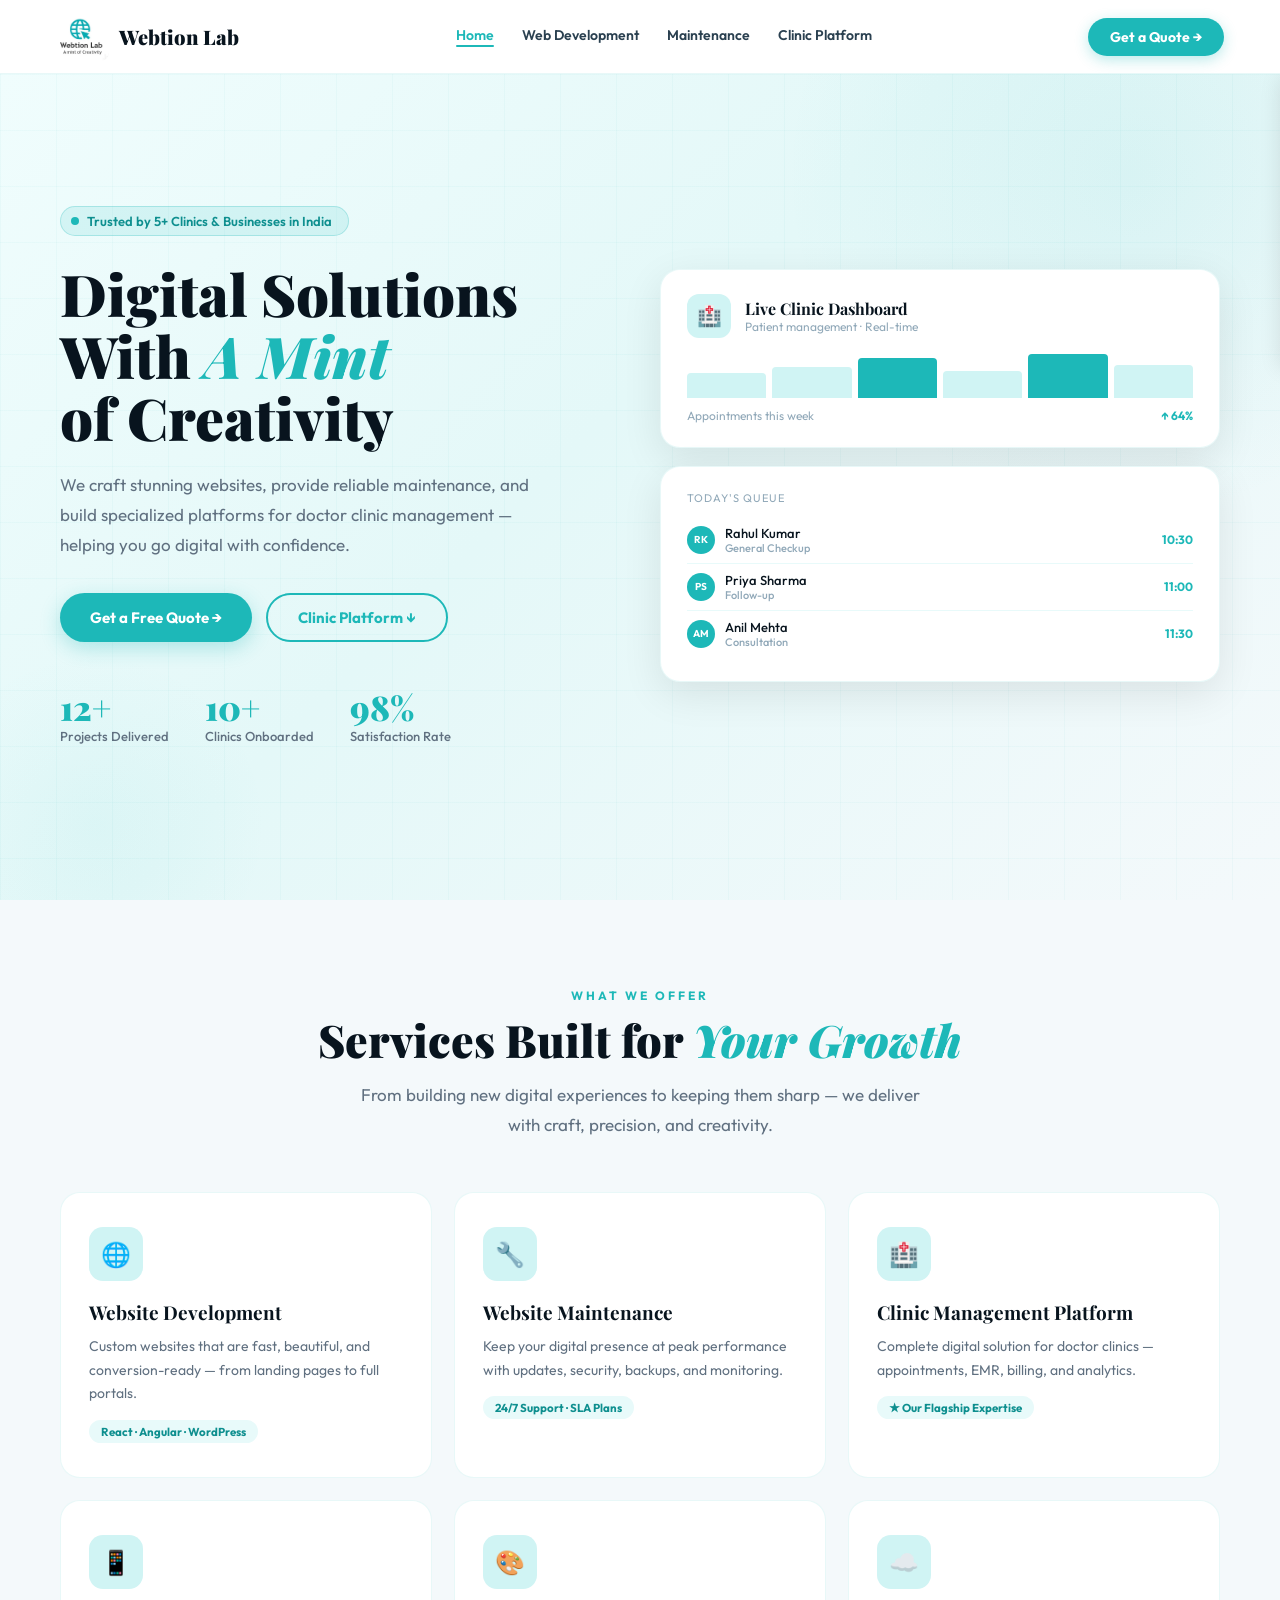
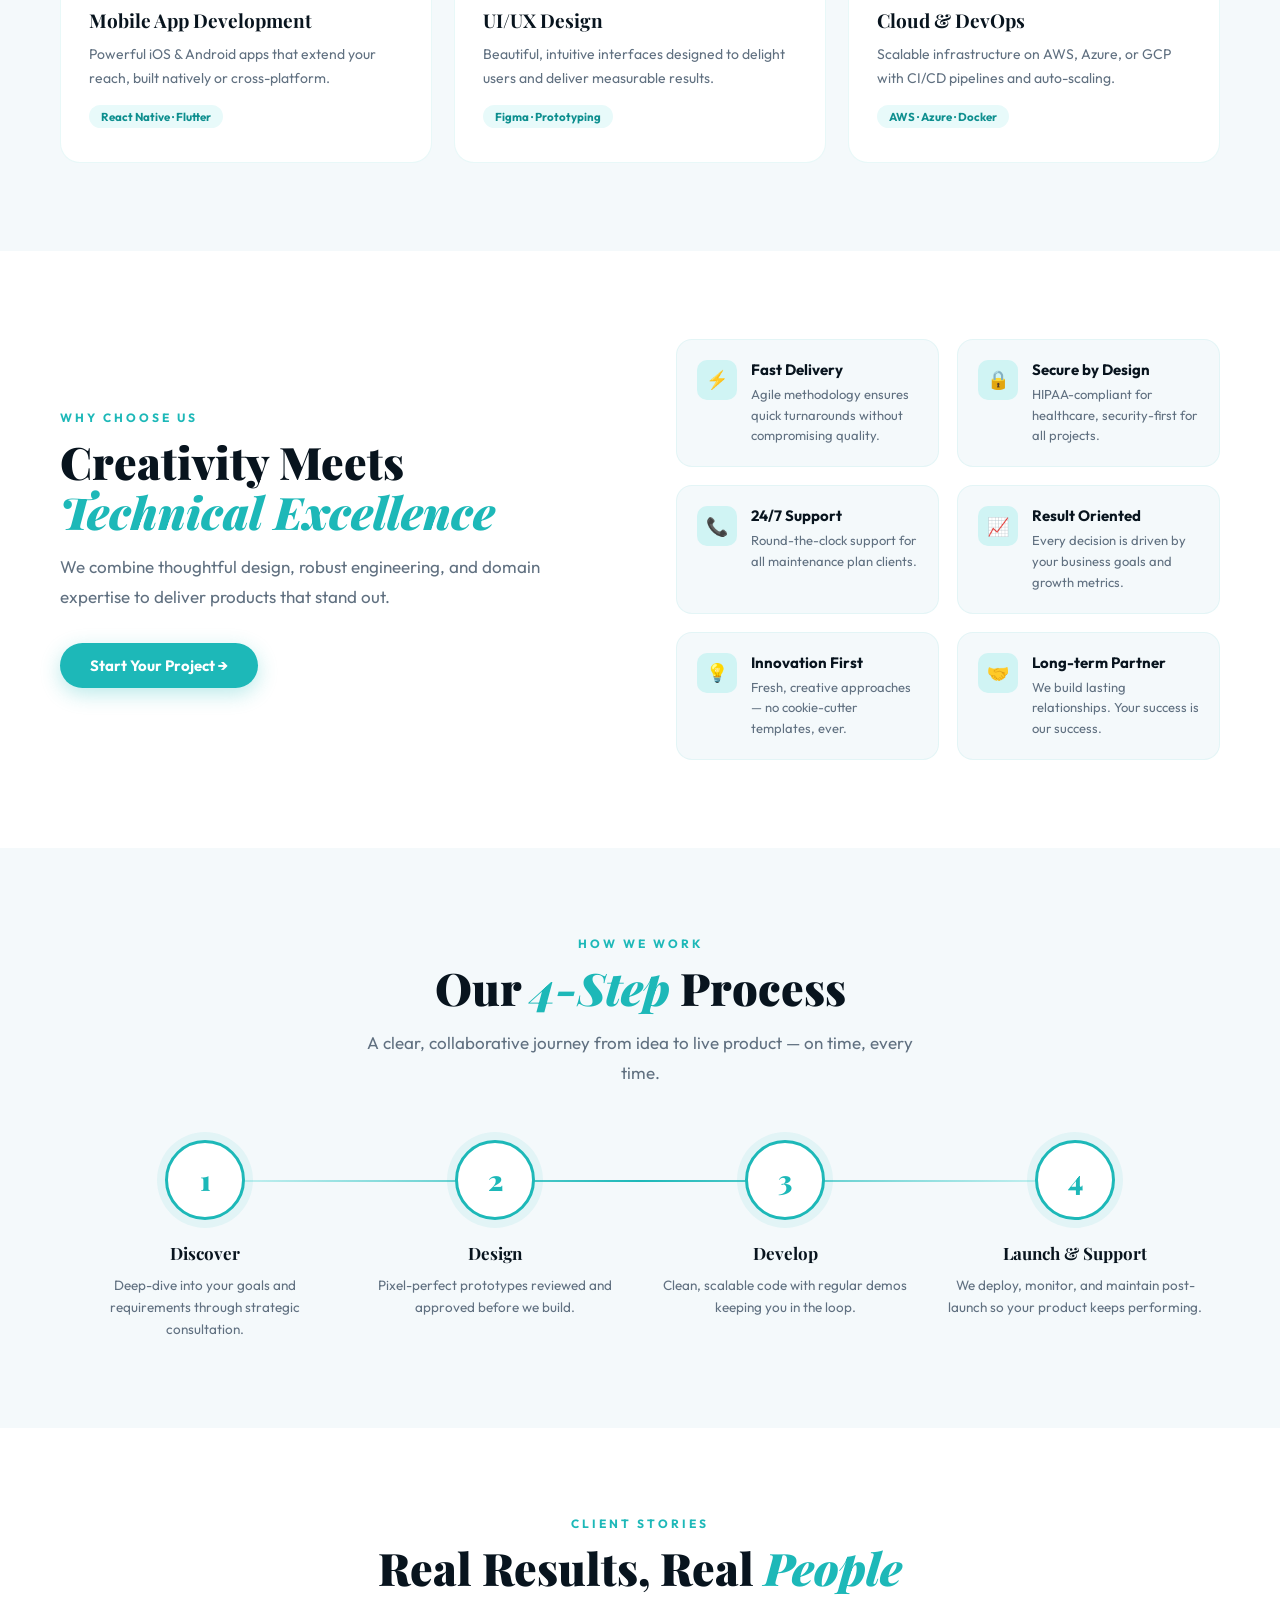
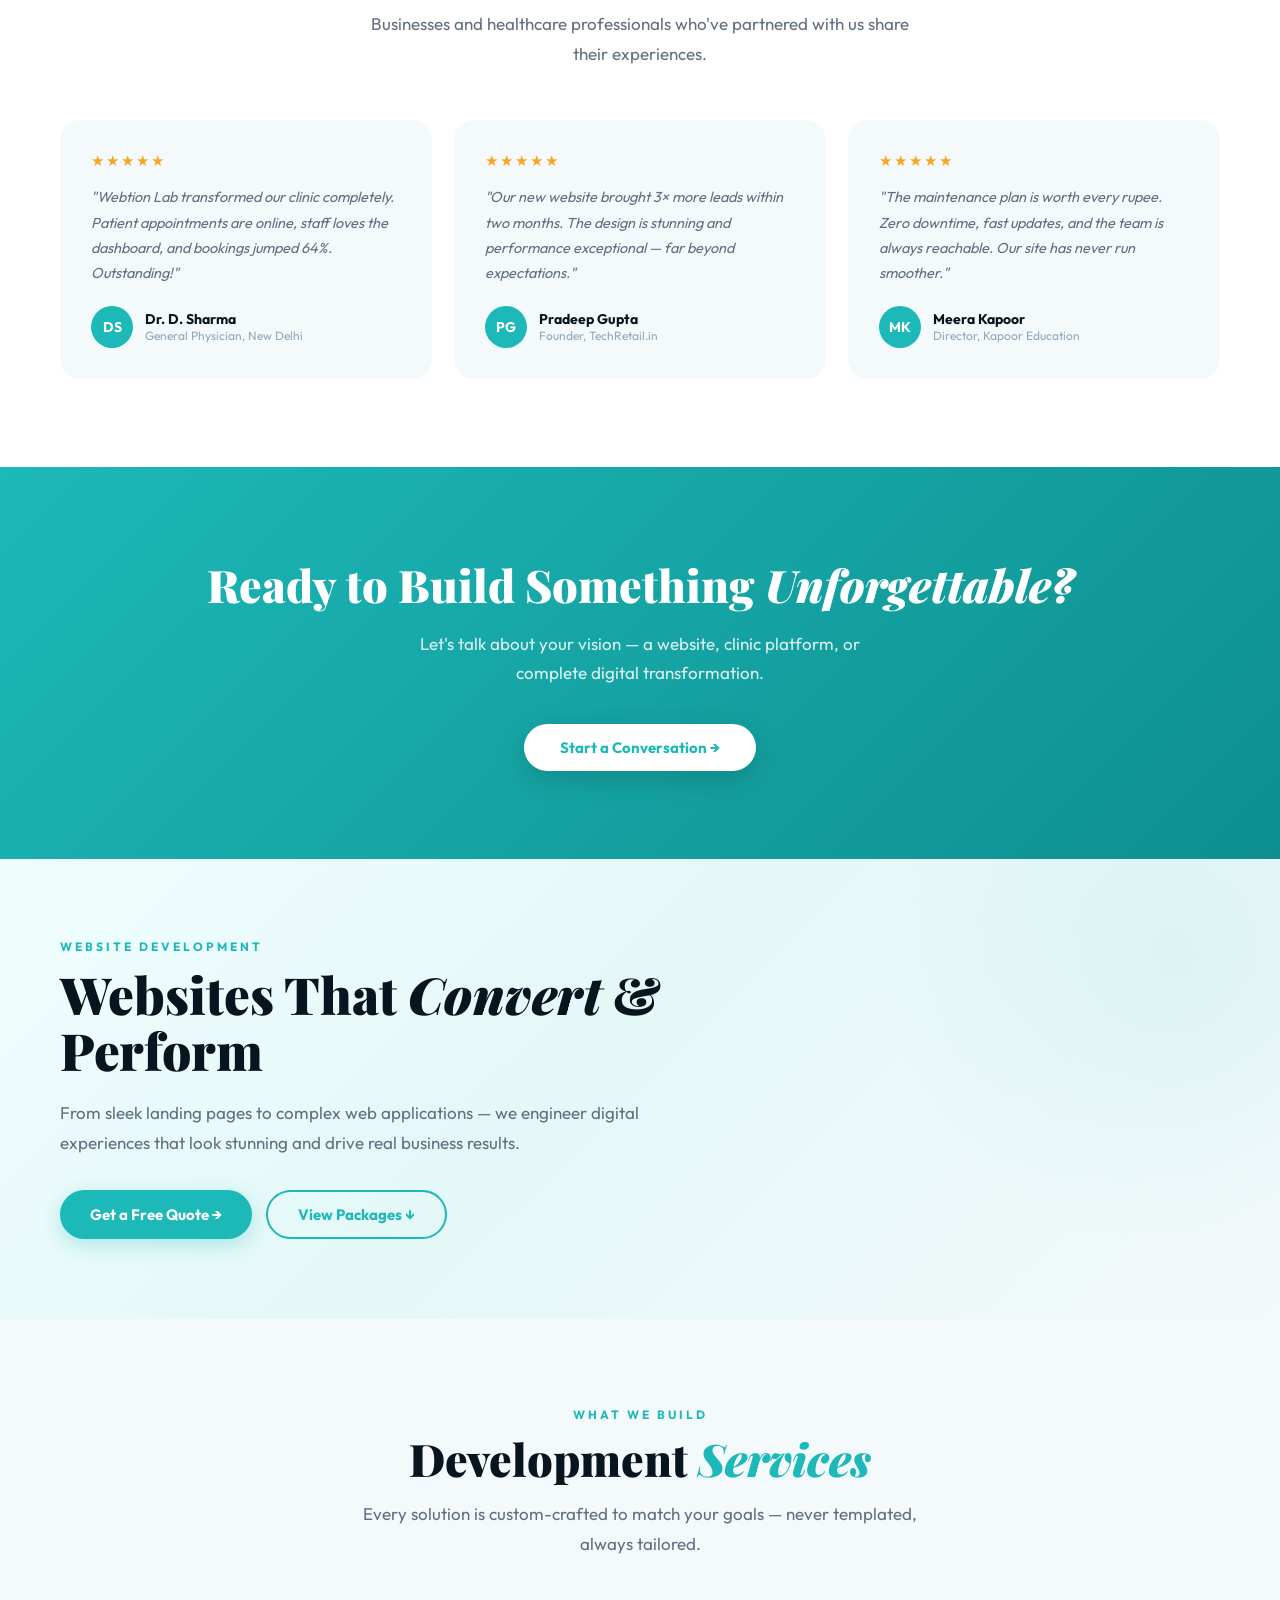
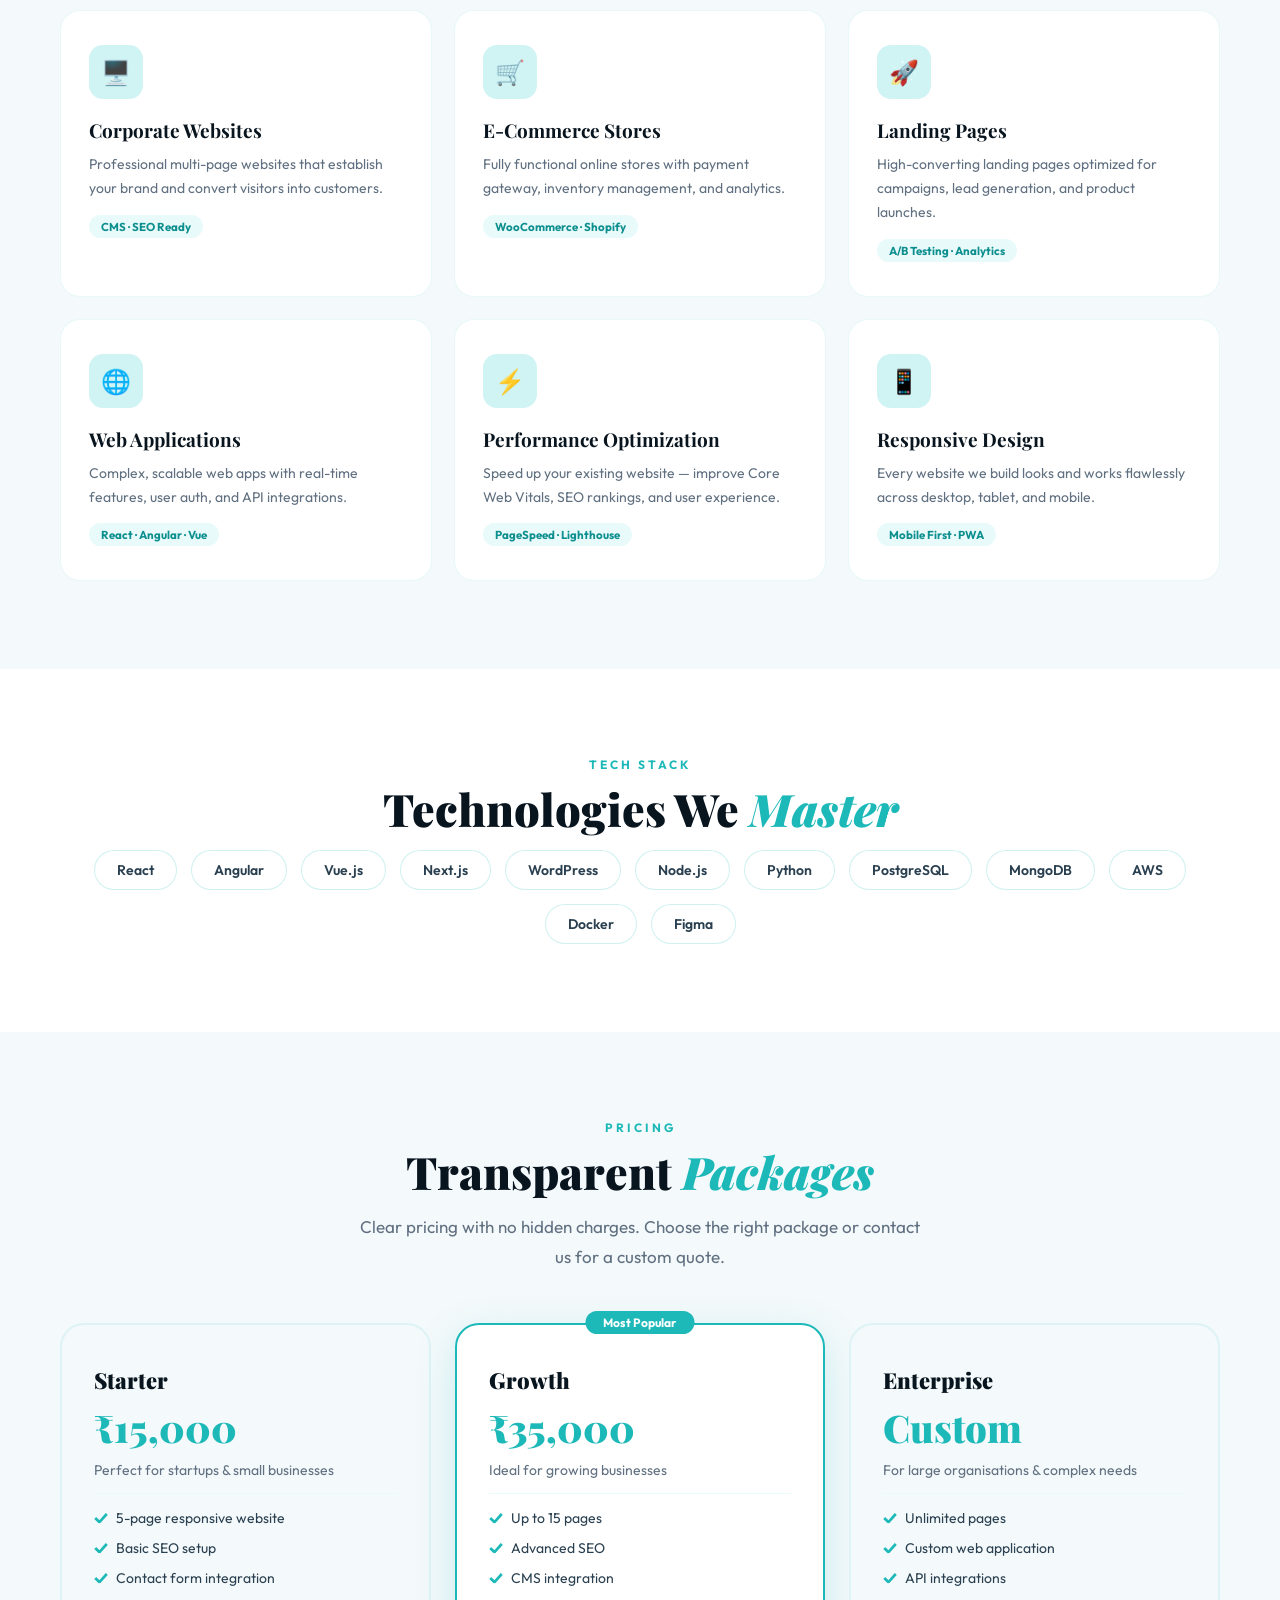
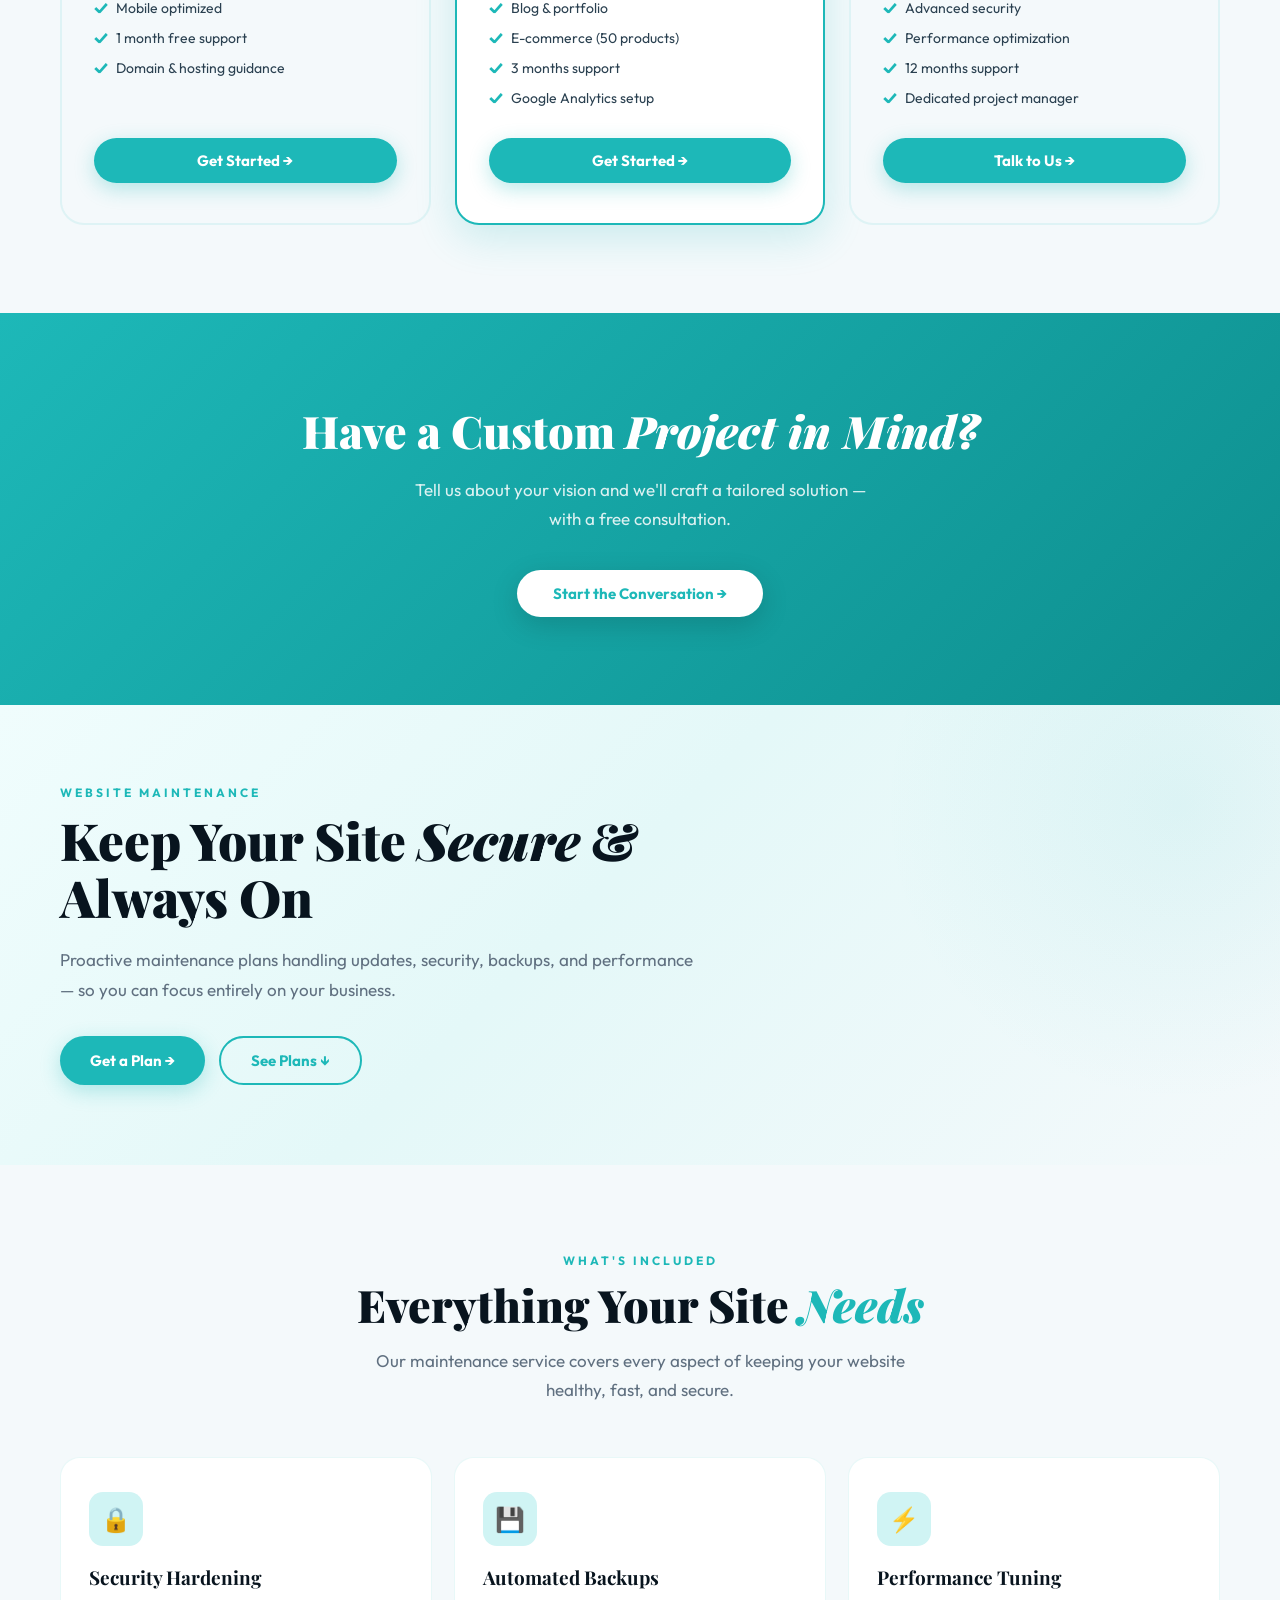
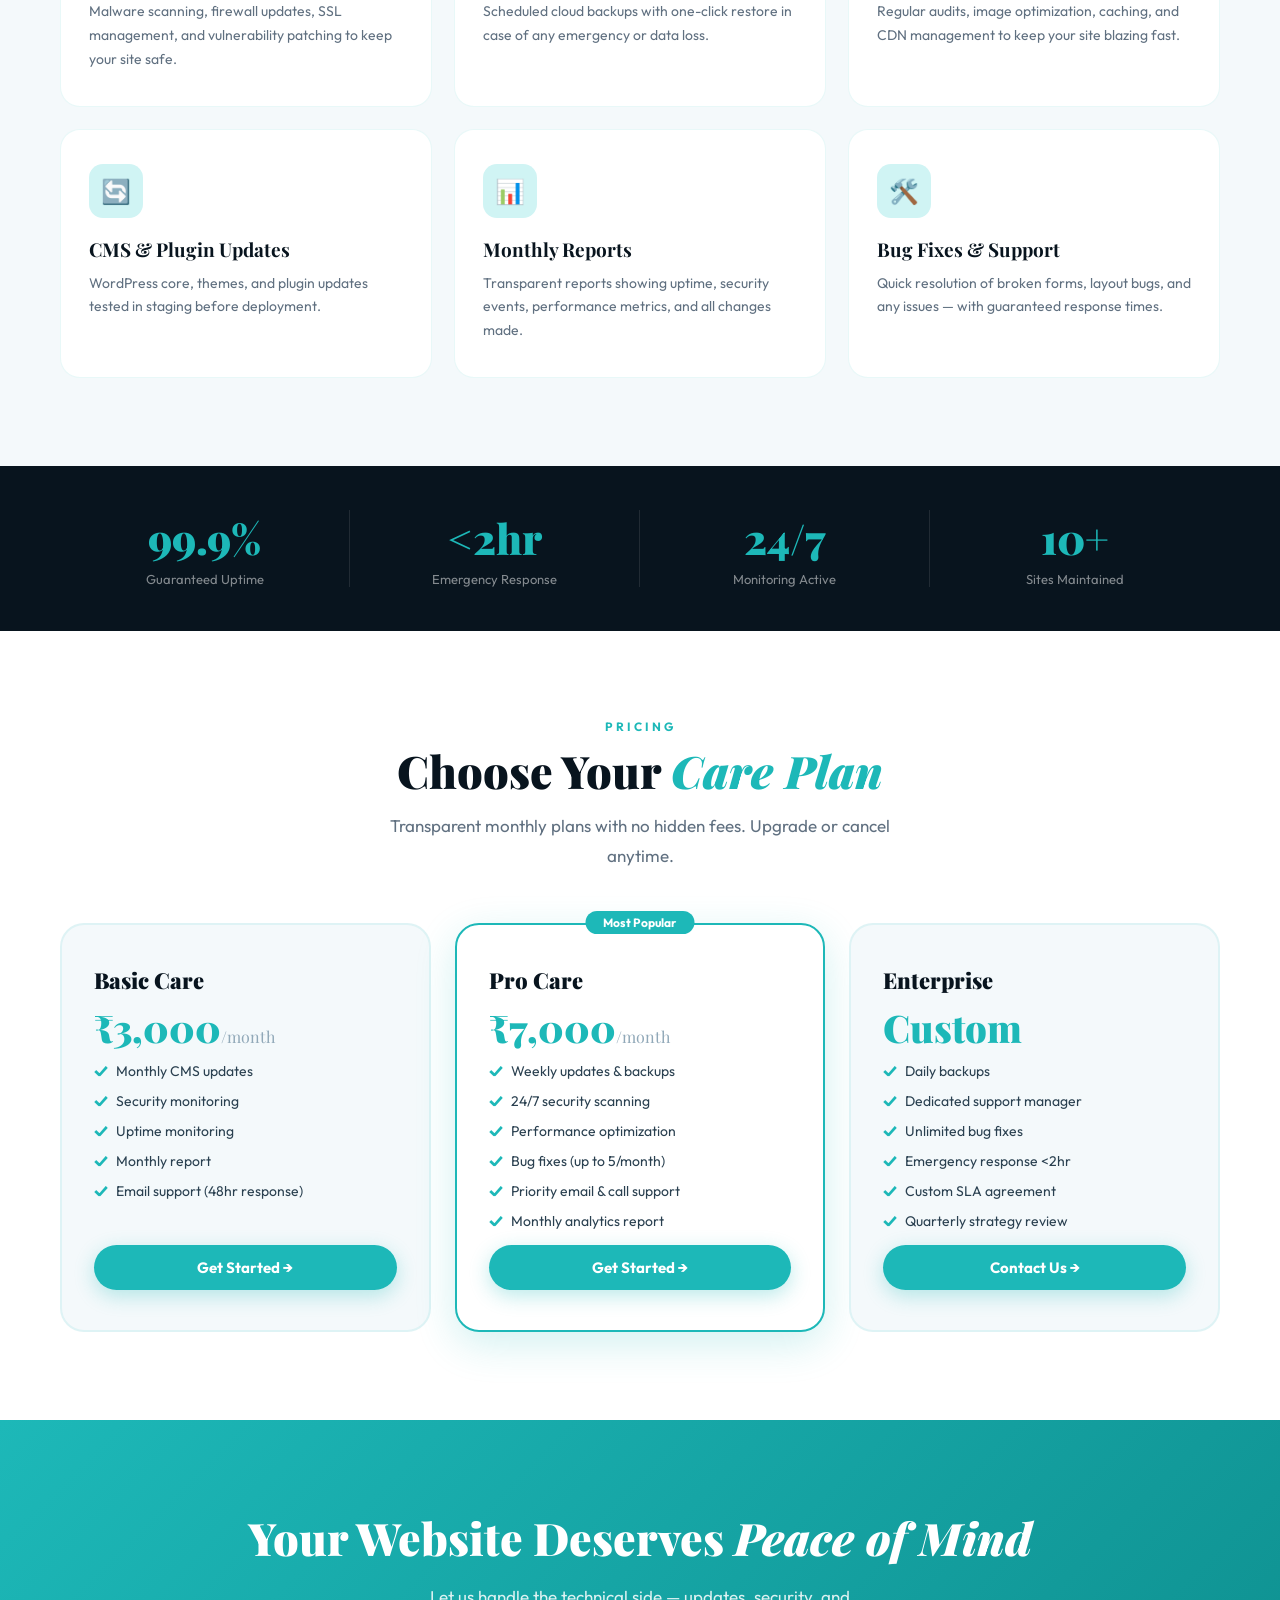
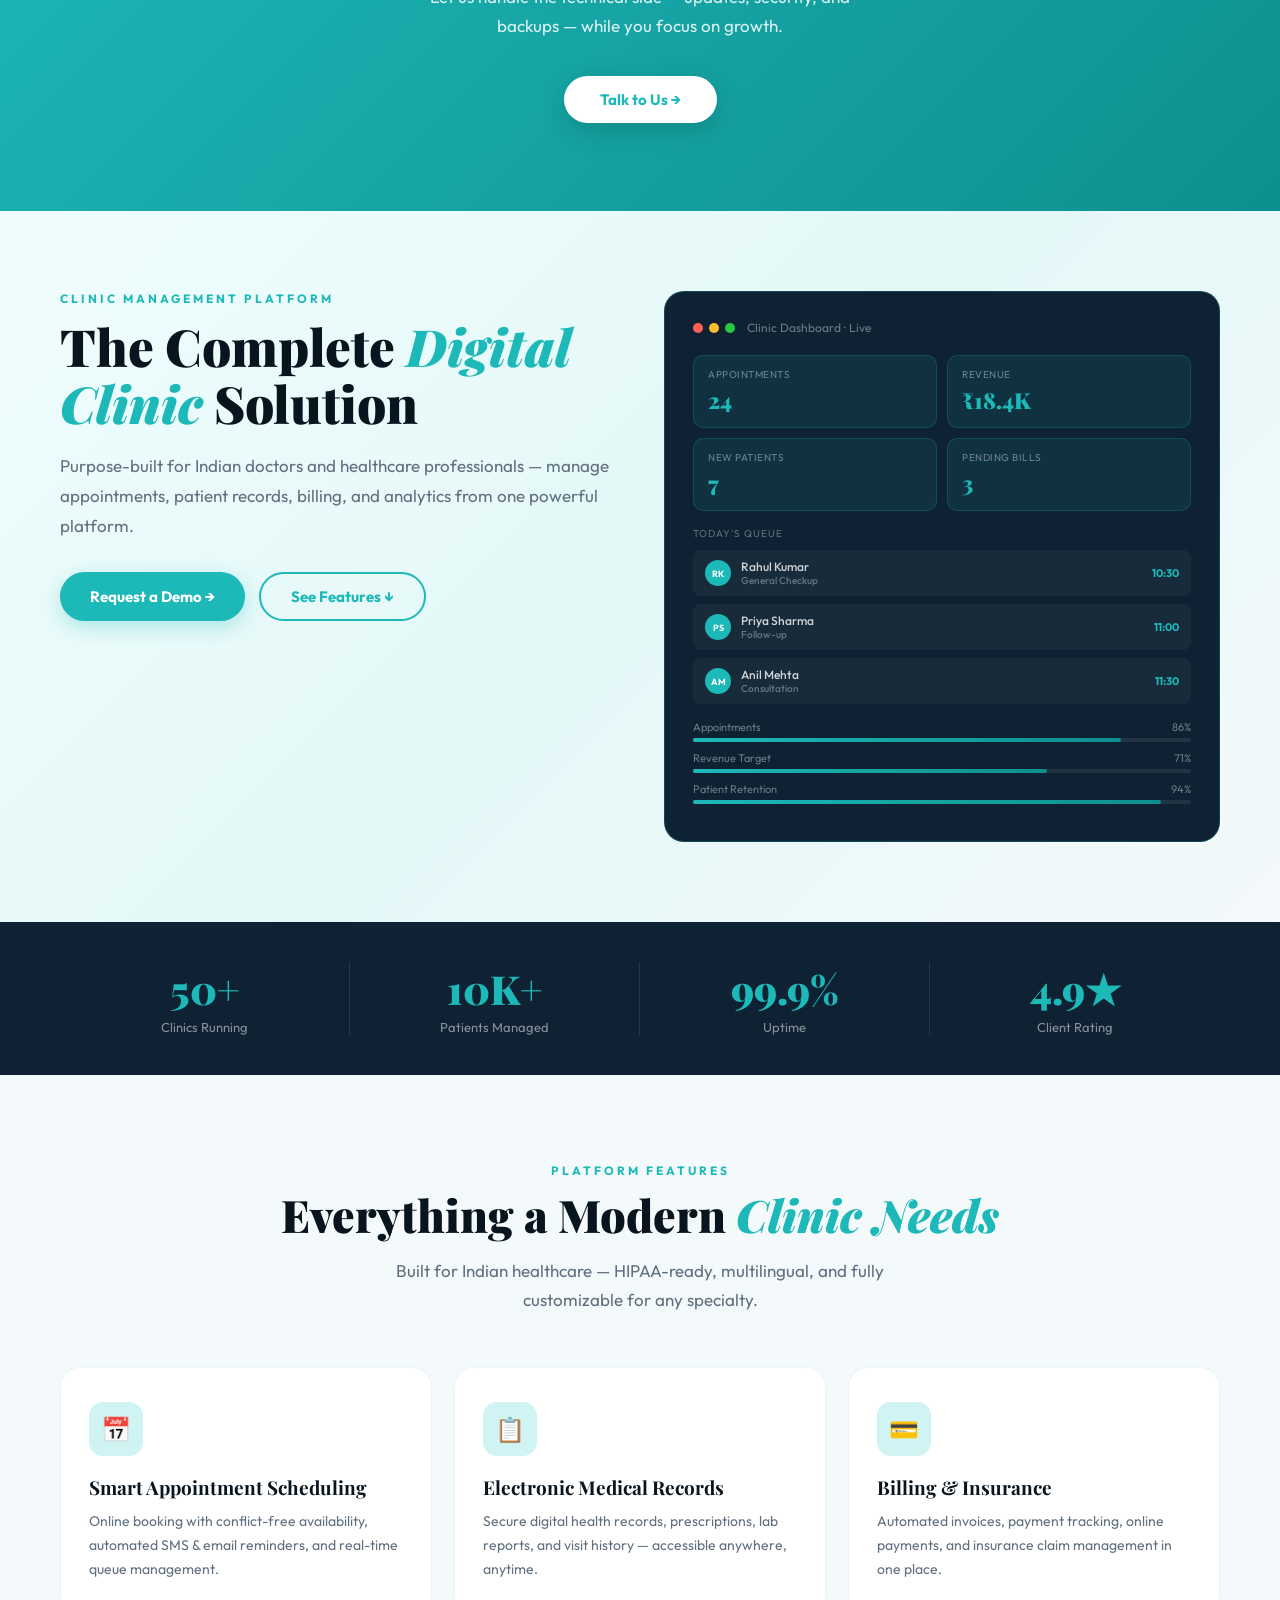
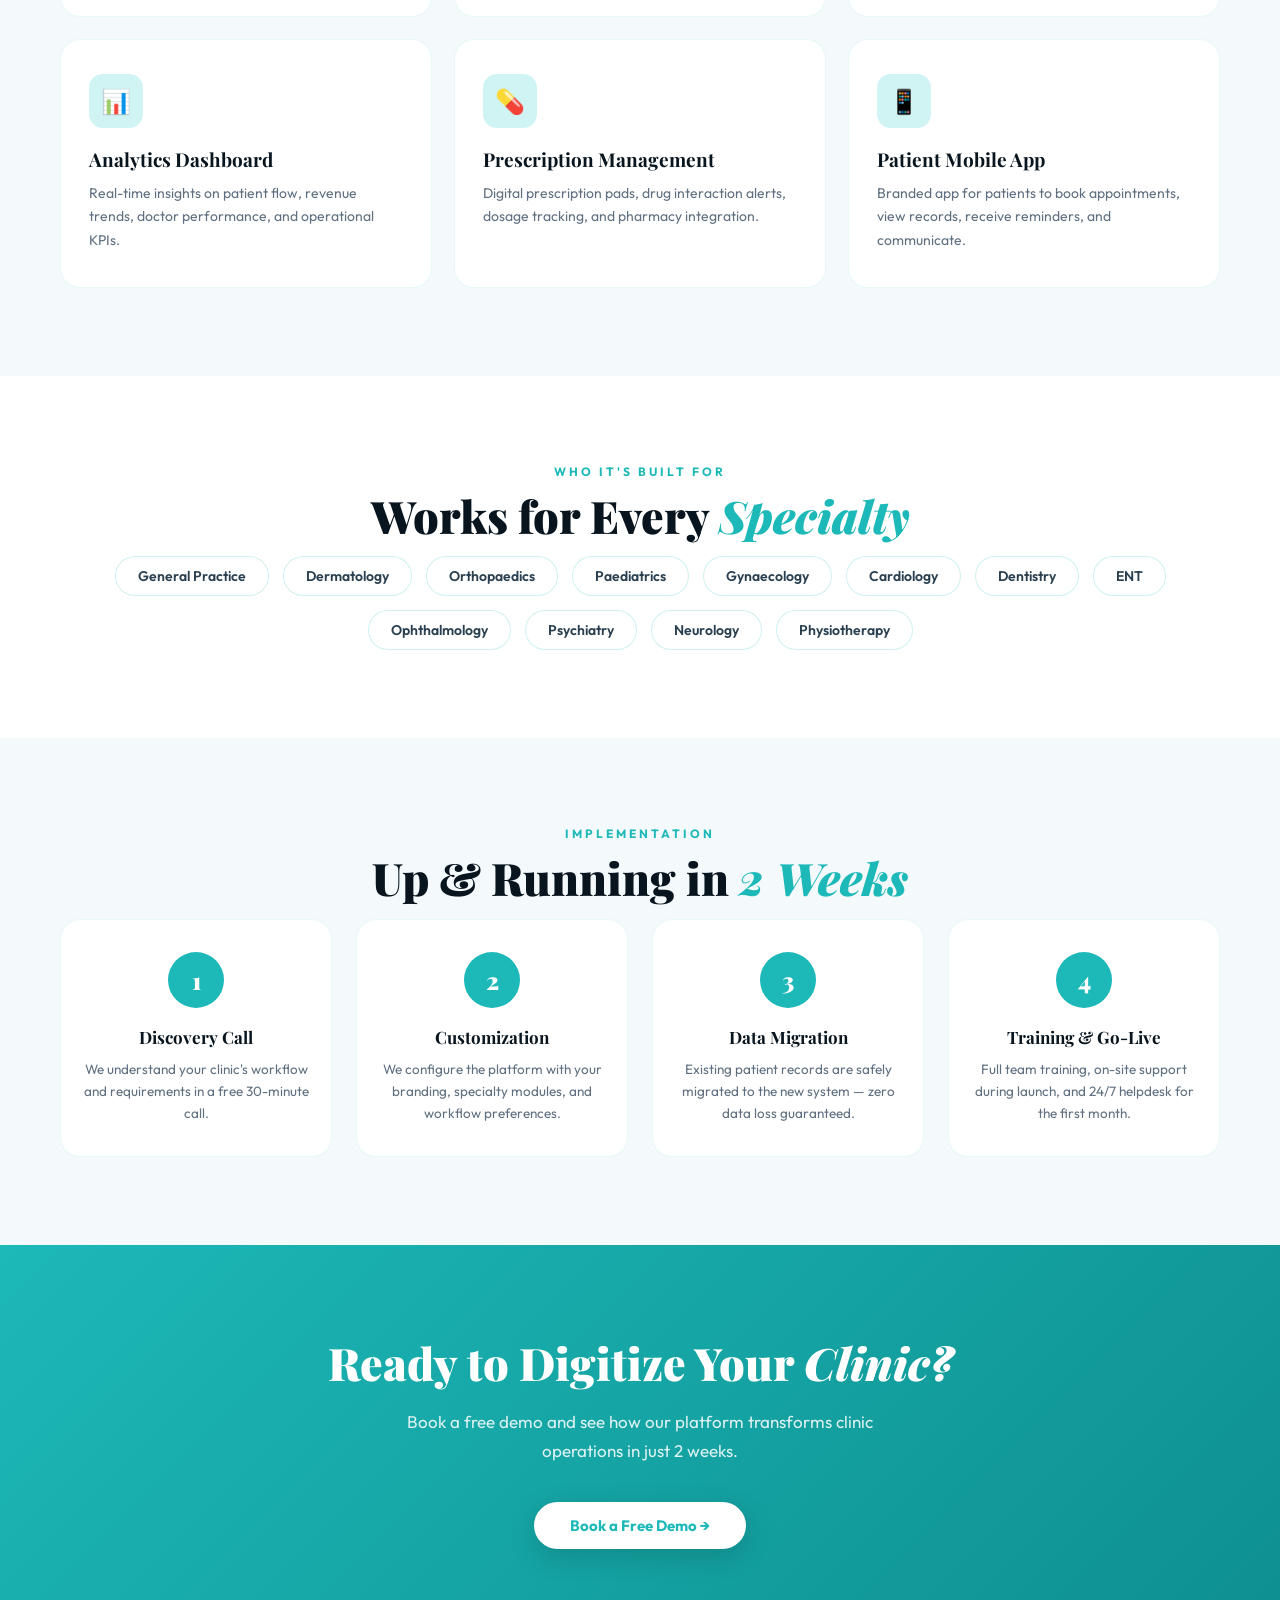
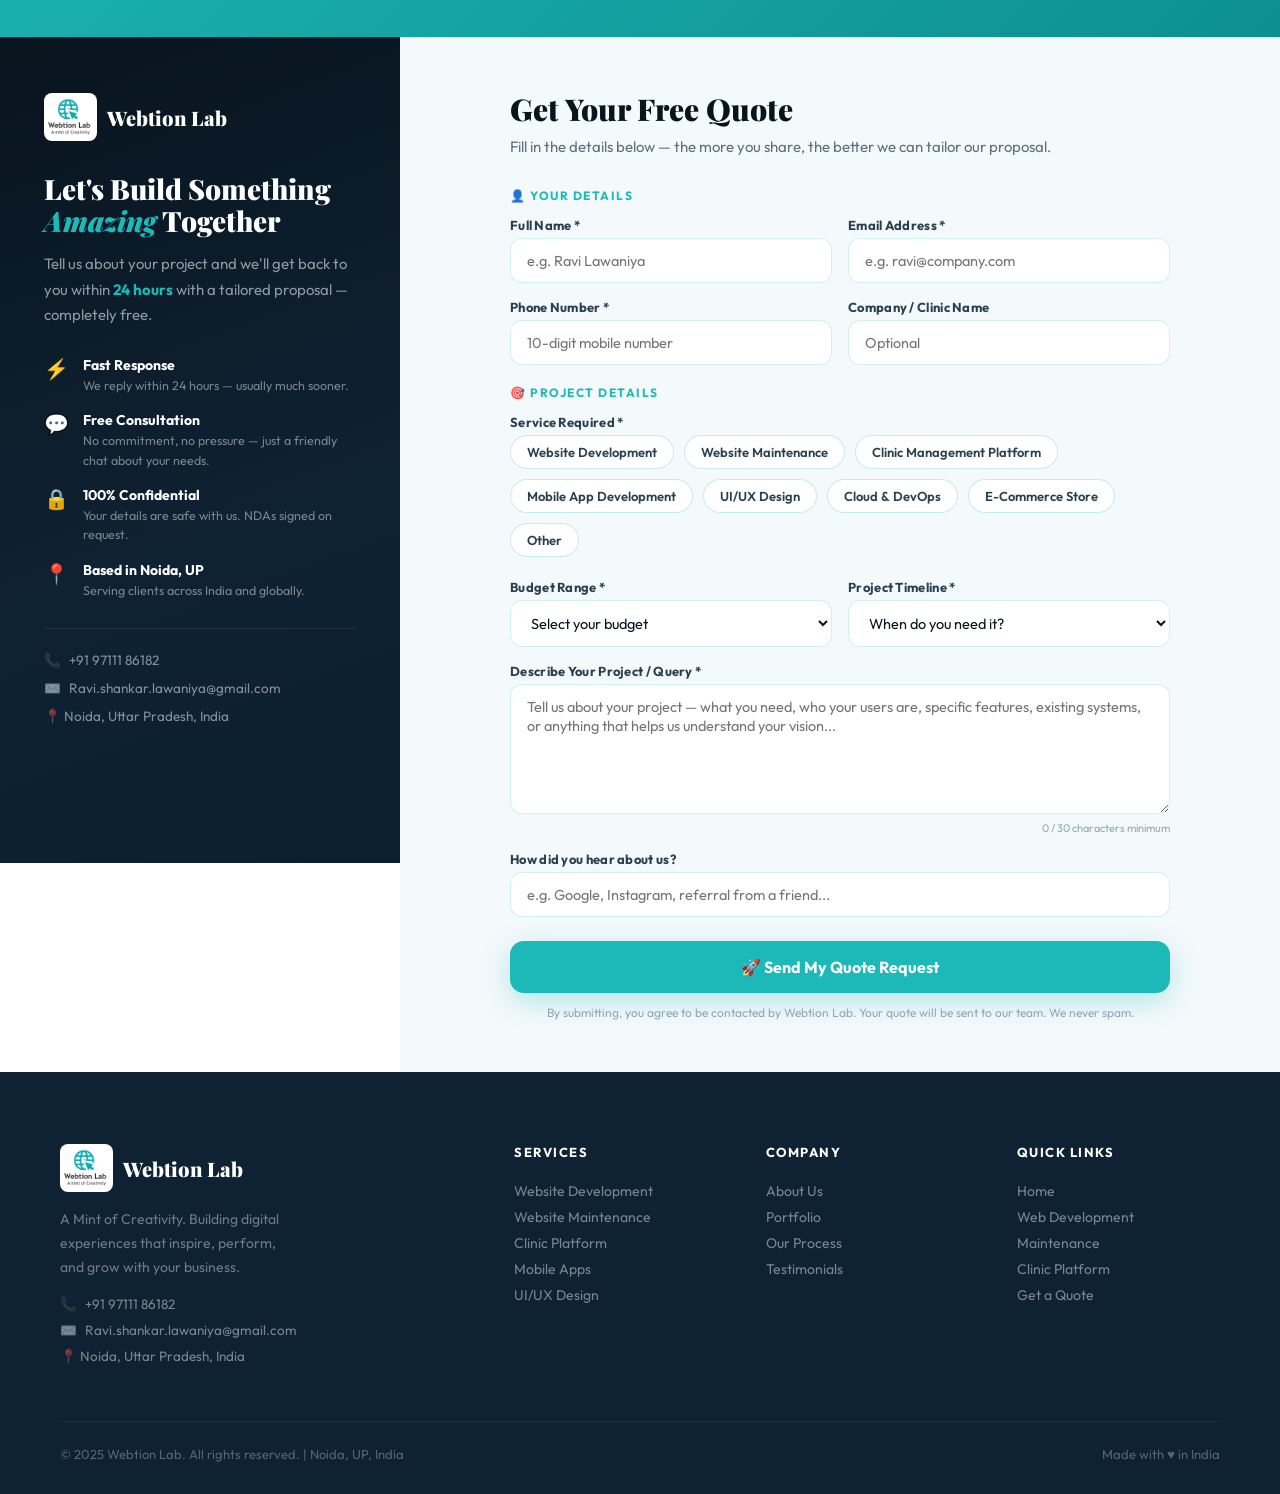
<file: index.html>
<!DOCTYPE html>
<html lang="en">
<head>
  <meta charset="UTF-8">
  <meta name="viewport" content="width=device-width, initial-scale=1.0">
  <meta property="og:title" content="Webtion Lab">
  <meta property="og:description" content="Webtion Lab builds modern, fast, and responsive websites that help businesses grow their online presence with clean design and smart solutions.">
  <meta property="og:image" content="https://webtionlabcom.github.io/Webtion_Lab/assets/logo.jpg">
  <meta property="og:url" content="https://webtionlabcom.github.io/Webtion_Lab">
  <meta property="og:type" content="website">
  <title>Webtion Lab – A Mint of Creativity | Noida</title>
  <meta name="description" content="Webtion Lab – Website Development, Maintenance & Doctor Clinic Management Platform. Based in Noida, UP, India. Call +91 97111 86182">

  <!-- Stylesheets -->
  <link rel="icon" href="assets/favicon.png">
  <link rel="stylesheet" href="css/styles.css">
  <link rel="stylesheet" href="css/navbar.css">
  <link rel="stylesheet" href="css/home.css">
  <link rel="stylesheet" href="css/quote.css">
</head>
<body>

<!-- ══════════════════════════════════════════════
     NAVBAR  (shared across all pages)
══════════════════════════════════════════════════ -->
<nav class="navbar" id="main-nav">
  <div class="nav-logo" data-page="home">
    <img src="assets/logo.jpg" alt="Webtion Lab Logo">
    <span class="nav-logo-name">Webtion Lab</span>
  </div>

  <nav class="nav-links">
    <a data-page="home">Home</a>
    <a data-page="webdev">Web Development</a>
    <a data-page="maintenance">Maintenance</a>
    <a data-page="clinic">Clinic Platform</a>
  </nav>

  <button class="nav-cta" data-page="quote">Get a Quote →</button>
  <button class="hamburger" id="hamburger" onclick="NavbarController.toggle()">
    <span></span><span></span><span></span>
  </button>
</nav>

<!-- Mobile Nav -->
<div class="mob-nav" id="mob-nav">
  <a data-page="home"        onclick="WebtionApp.navigate('home')">🏠 Home</a>
  <a data-page="webdev"      onclick="WebtionApp.navigate('webdev')">🌐 Web Development</a>
  <a data-page="maintenance" onclick="WebtionApp.navigate('maintenance')">🔧 Maintenance</a>
  <a data-page="clinic"      onclick="WebtionApp.navigate('clinic')">🏥 Clinic Platform</a>
  <a class="quote-link"      onclick="WebtionApp.navigate('quote')">🚀 Get a Quote</a>
</div>

<!-- ══════════════════════════════════════════════
     ROUTER OUTLET  (Angular-style)
══════════════════════════════════════════════════ -->
<div id="router-outlet" style="padding-top:74px">

  <!-- ── PAGE: HOME ── -->
  <div id="page-home" class="page active">
    <!-- HERO -->
    <section class="home-hero">
      <div class="h-orb orb1"></div>
      <div class="h-orb orb2"></div>
      <div class="h-grid"></div>
      <div class="hero-left">
        <div class="hero-badge">
          <span class="badge-dot"></span>
          Trusted by 5+ Clinics &amp; Businesses in India
        </div>
        <h1>Digital Solutions<br>With <em>A Mint</em><br>of Creativity</h1>
        <p class="hero-desc">We craft stunning websites, provide reliable maintenance, and build specialized platforms for doctor clinic management — helping you go digital with confidence.</p>
        <div class="hero-btns">
          <button class="btn-primary" onclick="WebtionApp.navigate('quote')">Get a Free Quote →</button>
          <button class="btn-ghost"   onclick="WebtionApp.navigate('clinic')">Clinic Platform ↓</button>
        </div>
        <div class="hero-stats">
          <div>
            <div class="stat-num" data-target="12" data-suffix="+">0+</div>
            <div class="stat-lbl">Projects Delivered</div>
          </div>
          <div>
            <div class="stat-num" data-target="10" data-suffix="+">0+</div>
            <div class="stat-lbl">Clinics Onboarded</div>
          </div>
          <div>
            <div class="stat-num" data-target="98" data-suffix="%">0%</div>
            <div class="stat-lbl">Satisfaction Rate</div>
          </div>
        </div>
      </div>
      <div class="hero-right">
        <div class="hcard hcard-main">
          <div class="hcard-head">
            <div class="hcard-ico">🏥</div>
            <div><div class="hcard-title">Live Clinic Dashboard</div><div class="hcard-sub">Patient management · Real-time</div></div>
          </div>
          <div class="mini-bars">
            <div class="mbar" style="height:55%"></div><div class="mbar" style="height:70%"></div>
            <div class="mbar hi" style="height:90%"></div><div class="mbar" style="height:60%"></div>
            <div class="mbar hi" style="height:100%"></div><div class="mbar" style="height:75%"></div>
          </div>
          <div class="hcard-foot"><span>Appointments this week</span><span class="up">↑ 64%</span></div>
        </div>
        <div class="hcard hcard-queue">
          <div class="q-label">Today's Queue</div>
          <div class="q-row"><div class="q-av">RK</div><div class="q-name">Rahul Kumar<small>General Checkup</small></div><span class="q-time">10:30</span></div>
          <div class="q-row"><div class="q-av">PS</div><div class="q-name">Priya Sharma<small>Follow-up</small></div><span class="q-time">11:00</span></div>
          <div class="q-row"><div class="q-av">AM</div><div class="q-name">Anil Mehta<small>Consultation</small></div><span class="q-time">11:30</span></div>
        </div>
      </div>
    </section>

    <!-- SERVICES -->
    <section class="section bg-offwhite">
      <div class="center">
        <div class="sec-label reveal">What We Offer</div>
        <h2 class="sec-title reveal d1">Services Built for <em>Your Growth</em></h2>
        <p class="sec-desc reveal d2">From building new digital experiences to keeping them sharp — we deliver with craft, precision, and creativity.</p>
      </div>
      <div class="srv-grid">
        <div class="srv-card reveal"    onclick="WebtionApp.navigate('webdev')"><div class="srv-ico">🌐</div><h3>Website Development</h3><p>Custom websites that are fast, beautiful, and conversion-ready — from landing pages to full portals.</p><span class="card-tag">React · Angular · WordPress</span><div class="srv-arrow">→</div></div>
        <div class="srv-card reveal d1" onclick="WebtionApp.navigate('maintenance')"><div class="srv-ico">🔧</div><h3>Website Maintenance</h3><p>Keep your digital presence at peak performance with updates, security, backups, and monitoring.</p><span class="card-tag">24/7 Support · SLA Plans</span><div class="srv-arrow">→</div></div>
        <div class="srv-card reveal d2" onclick="WebtionApp.navigate('clinic')"><div class="srv-ico">🏥</div><h3>Clinic Management Platform</h3><p>Complete digital solution for doctor clinics — appointments, EMR, billing, and analytics.</p><span class="card-tag">★ Our Flagship Expertise</span><div class="srv-arrow">→</div></div>
        <div class="srv-card reveal d1" onclick="WebtionApp.navigate('quote')"><div class="srv-ico">📱</div><h3>Mobile App Development</h3><p>Powerful iOS &amp; Android apps that extend your reach, built natively or cross-platform.</p><span class="card-tag">React Native · Flutter</span><div class="srv-arrow">→</div></div>
        <div class="srv-card reveal d2" onclick="WebtionApp.navigate('quote')"><div class="srv-ico">🎨</div><h3>UI/UX Design</h3><p>Beautiful, intuitive interfaces designed to delight users and deliver measurable results.</p><span class="card-tag">Figma · Prototyping</span><div class="srv-arrow">→</div></div>
        <div class="srv-card reveal d3" onclick="WebtionApp.navigate('quote')"><div class="srv-ico">☁️</div><h3>Cloud &amp; DevOps</h3><p>Scalable infrastructure on AWS, Azure, or GCP with CI/CD pipelines and auto-scaling.</p><span class="card-tag">AWS · Azure · Docker</span><div class="srv-arrow">→</div></div>
      </div>
    </section>

    <!-- WHY US -->
    <section class="section">
      <div class="why-grid">
        <div class="reveal">
          <div class="sec-label">Why Choose Us</div>
          <h2 class="sec-title">Creativity Meets <em>Technical Excellence</em></h2>
          <p class="sec-desc" style="margin-bottom:32px">We combine thoughtful design, robust engineering, and domain expertise to deliver products that stand out.</p>
          <button class="btn-primary" onclick="WebtionApp.navigate('quote')">Start Your Project →</button>
        </div>
        <div class="why-items">
          <div class="why-item reveal"   ><div class="why-ico">⚡</div><div><h4>Fast Delivery</h4><p>Agile methodology ensures quick turnarounds without compromising quality.</p></div></div>
          <div class="why-item reveal d1"><div class="why-ico">🔒</div><div><h4>Secure by Design</h4><p>HIPAA-compliant for healthcare, security-first for all projects.</p></div></div>
          <div class="why-item reveal d1"><div class="why-ico">📞</div><div><h4>24/7 Support</h4><p>Round-the-clock support for all maintenance plan clients.</p></div></div>
          <div class="why-item reveal d2"><div class="why-ico">📈</div><div><h4>Result Oriented</h4><p>Every decision is driven by your business goals and growth metrics.</p></div></div>
          <div class="why-item reveal d2"><div class="why-ico">💡</div><div><h4>Innovation First</h4><p>Fresh, creative approaches — no cookie-cutter templates, ever.</p></div></div>
          <div class="why-item reveal d3"><div class="why-ico">🤝</div><div><h4>Long-term Partner</h4><p>We build lasting relationships. Your success is our success.</p></div></div>
        </div>
      </div>
    </section>

    <!-- PROCESS -->
    <section class="section bg-offwhite">
      <div class="center">
        <div class="sec-label reveal">How We Work</div>
        <h2 class="sec-title reveal d1">Our <em>4-Step</em> Process</h2>
        <p class="sec-desc reveal d2">A clear, collaborative journey from idea to live product — on time, every time.</p>
      </div>
      <div class="proc-grid">
        <div class="proc-line"></div>
        <div class="proc-step reveal"   ><div class="proc-num">1</div><h4>Discover</h4><p>Deep-dive into your goals and requirements through strategic consultation.</p></div>
        <div class="proc-step reveal d1"><div class="proc-num">2</div><h4>Design</h4><p>Pixel-perfect prototypes reviewed and approved before we build.</p></div>
        <div class="proc-step reveal d2"><div class="proc-num">3</div><h4>Develop</h4><p>Clean, scalable code with regular demos keeping you in the loop.</p></div>
        <div class="proc-step reveal d3"><div class="proc-num">4</div><h4>Launch &amp; Support</h4><p>We deploy, monitor, and maintain post-launch so your product keeps performing.</p></div>
      </div>
    </section>

    <!-- TESTIMONIALS -->
    <section class="section">
      <div class="center">
        <div class="sec-label reveal">Client Stories</div>
        <h2 class="sec-title reveal d1">Real Results, Real <em>People</em></h2>
        <p class="sec-desc reveal d2">Businesses and healthcare professionals who've partnered with us share their experiences.</p>
      </div>
      <div class="testi-grid">
        <div class="testi-card reveal"   ><div class="stars">★★★★★</div><blockquote>"Webtion Lab transformed our clinic completely. Patient appointments are online, staff loves the dashboard, and bookings jumped 64%. Outstanding!"</blockquote><div class="testi-auth"><div class="t-av">DS</div><div><div class="t-name">Dr. D. Sharma</div><div class="t-role">General Physician, New Delhi</div></div></div></div>
        <div class="testi-card reveal d1"><div class="stars">★★★★★</div><blockquote>"Our new website brought 3× more leads within two months. The design is stunning and performance exceptional — far beyond expectations."</blockquote><div class="testi-auth"><div class="t-av">PG</div><div><div class="t-name">Pradeep Gupta</div><div class="t-role">Founder, TechRetail.in</div></div></div></div>
        <div class="testi-card reveal d2"><div class="stars">★★★★★</div><blockquote>"The maintenance plan is worth every rupee. Zero downtime, fast updates, and the team is always reachable. Our site has never run smoother."</blockquote><div class="testi-auth"><div class="t-av">MK</div><div><div class="t-name">Meera Kapoor</div><div class="t-role">Director, Kapoor Education</div></div></div></div>
      </div>
    </section>

    <div class="cta-banner">
      <h2>Ready to Build Something <em>Unforgettable?</em></h2>
      <p>Let's talk about your vision — a website, clinic platform, or complete digital transformation.</p>
      <button class="btn-white" onclick="WebtionApp.navigate('quote')">Start a Conversation →</button>
    </div>
  </div><!-- /page-home -->


  <!-- ── PAGE: WEB DEVELOPMENT ── -->
  <div id="page-webdev" class="page">
    <div class="page-hero">
      <div class="page-hero-inner">
        <div class="sec-label">Website Development</div>
        <h1>Websites That <em>Convert</em> &amp; Perform</h1>
        <p>From sleek landing pages to complex web applications — we engineer digital experiences that look stunning and drive real business results.</p>
        <div class="btn-group">
          <button class="btn-primary" onclick="WebtionApp.navigate('quote')">Get a Free Quote →</button>
          <button class="btn-ghost"   onclick="document.getElementById('pkg-sec').scrollIntoView({behavior:'smooth'})">View Packages ↓</button>
        </div>
      </div>
    </div>

    <section class="section bg-offwhite">
      <div class="center">
        <div class="sec-label reveal">What We Build</div>
        <h2 class="sec-title reveal d1">Development <em>Services</em></h2>
        <p class="sec-desc reveal d2">Every solution is custom-crafted to match your goals — never templated, always tailored.</p>
      </div>
      <div class="cards-grid">
        <div class="card reveal"   ><div class="card-ico">🖥️</div><h3>Corporate Websites</h3><p>Professional multi-page websites that establish your brand and convert visitors into customers.</p><span class="card-tag">CMS · SEO Ready</span></div>
        <div class="card reveal d1"><div class="card-ico">🛒</div><h3>E-Commerce Stores</h3><p>Fully functional online stores with payment gateway, inventory management, and analytics.</p><span class="card-tag">WooCommerce · Shopify</span></div>
        <div class="card reveal d2"><div class="card-ico">🚀</div><h3>Landing Pages</h3><p>High-converting landing pages optimized for campaigns, lead generation, and product launches.</p><span class="card-tag">A/B Testing · Analytics</span></div>
        <div class="card reveal"   ><div class="card-ico">🌐</div><h3>Web Applications</h3><p>Complex, scalable web apps with real-time features, user auth, and API integrations.</p><span class="card-tag">React · Angular · Vue</span></div>
        <div class="card reveal d1"><div class="card-ico">⚡</div><h3>Performance Optimization</h3><p>Speed up your existing website — improve Core Web Vitals, SEO rankings, and user experience.</p><span class="card-tag">PageSpeed · Lighthouse</span></div>
        <div class="card reveal d2"><div class="card-ico">📱</div><h3>Responsive Design</h3><p>Every website we build looks and works flawlessly across desktop, tablet, and mobile.</p><span class="card-tag">Mobile First · PWA</span></div>
      </div>
    </section>

    <section class="section">
      <div class="center">
        <div class="sec-label reveal">Tech Stack</div>
        <h2 class="sec-title reveal d1">Technologies We <em>Master</em></h2>
      </div>
      <div class="pills-grid">
        <div class="pill reveal">React</div><div class="pill reveal d1">Angular</div><div class="pill reveal d2">Vue.js</div><div class="pill reveal d3">Next.js</div>
        <div class="pill reveal">WordPress</div><div class="pill reveal d1">Node.js</div><div class="pill reveal d2">Python</div><div class="pill reveal d3">PostgreSQL</div>
        <div class="pill reveal">MongoDB</div><div class="pill reveal d1">AWS</div><div class="pill reveal d2">Docker</div><div class="pill reveal d3">Figma</div>
      </div>
    </section>

    <section class="section bg-offwhite" id="pkg-sec">
      <div class="center">
        <div class="sec-label reveal">Pricing</div>
        <h2 class="sec-title reveal d1">Transparent <em>Packages</em></h2>
        <p class="sec-desc reveal d2">Clear pricing with no hidden charges. Choose the right package or contact us for a custom quote.</p>
      </div>
      <div class="pkg-grid">
        <div class="pkg-card reveal">
          <div class="pkg-name">Starter</div>
          <div class="pkg-price">₹15,000</div>
          <div class="pkg-desc">Perfect for startups &amp; small businesses</div>
          <ul class="pkg-features">
            <li><span class="chk">✓</span>5-page responsive website</li>
            <li><span class="chk">✓</span>Basic SEO setup</li>
            <li><span class="chk">✓</span>Contact form integration</li>
            <li><span class="chk">✓</span>Mobile optimized</li>
            <li><span class="chk">✓</span>1 month free support</li>
            <li><span class="chk">✓</span>Domain &amp; hosting guidance</li>
          </ul>
          <button class="btn-primary" style="width:100%;justify-content:center;margin-top:16px" onclick="WebtionApp.navigate('quote')">Get Started →</button>
        </div>
        <div class="pkg-card popular reveal d1">
          <div class="pkg-badge">Most Popular</div>
          <div class="pkg-name">Growth</div>
          <div class="pkg-price">₹35,000</div>
          <div class="pkg-desc">Ideal for growing businesses</div>
          <ul class="pkg-features">
            <li><span class="chk">✓</span>Up to 15 pages</li>
            <li><span class="chk">✓</span>Advanced SEO</li>
            <li><span class="chk">✓</span>CMS integration</li>
            <li><span class="chk">✓</span>Blog &amp; portfolio</li>
            <li><span class="chk">✓</span>E-commerce (50 products)</li>
            <li><span class="chk">✓</span>3 months support</li>
            <li><span class="chk">✓</span>Google Analytics setup</li>
          </ul>
          <button class="btn-primary" style="width:100%;justify-content:center;margin-top:16px" onclick="WebtionApp.navigate('quote')">Get Started →</button>
        </div>
        <div class="pkg-card reveal d2">
          <div class="pkg-name">Enterprise</div>
          <div class="pkg-price">Custom</div>
          <div class="pkg-desc">For large organisations &amp; complex needs</div>
          <ul class="pkg-features">
            <li><span class="chk">✓</span>Unlimited pages</li>
            <li><span class="chk">✓</span>Custom web application</li>
            <li><span class="chk">✓</span>API integrations</li>
            <li><span class="chk">✓</span>Advanced security</li>
            <li><span class="chk">✓</span>Performance optimization</li>
            <li><span class="chk">✓</span>12 months support</li>
            <li><span class="chk">✓</span>Dedicated project manager</li>
          </ul>
          <button class="btn-primary" style="width:100%;justify-content:center;margin-top:16px" onclick="WebtionApp.navigate('quote')">Talk to Us →</button>
        </div>
      </div>
    </section>

    <div class="cta-banner">
      <h2>Have a Custom <em>Project in Mind?</em></h2>
      <p>Tell us about your vision and we'll craft a tailored solution — with a free consultation.</p>
      <button class="btn-white" onclick="WebtionApp.navigate('quote')">Start the Conversation →</button>
    </div>
  </div><!-- /page-webdev -->


  <!-- ── PAGE: MAINTENANCE ── -->
  <div id="page-maintenance" class="page">
    <div class="page-hero">
      <div class="page-hero-inner">
        <div class="sec-label">Website Maintenance</div>
        <h1>Keep Your Site <em>Secure</em> &amp; Always On</h1>
        <p>Proactive maintenance plans handling updates, security, backups, and performance — so you can focus entirely on your business.</p>
        <div class="btn-group">
          <button class="btn-primary" onclick="WebtionApp.navigate('quote')">Get a Plan →</button>
          <button class="btn-ghost"   onclick="document.getElementById('plans-sec').scrollIntoView({behavior:'smooth'})">See Plans ↓</button>
        </div>
      </div>
    </div>

    <section class="section bg-offwhite">
      <div class="center">
        <div class="sec-label reveal">What's Included</div>
        <h2 class="sec-title reveal d1">Everything Your Site <em>Needs</em></h2>
        <p class="sec-desc reveal d2">Our maintenance service covers every aspect of keeping your website healthy, fast, and secure.</p>
      </div>
      <div class="cards-grid">
        <div class="card reveal"   ><div class="card-ico">🔒</div><h3>Security Hardening</h3><p>Malware scanning, firewall updates, SSL management, and vulnerability patching to keep your site safe.</p></div>
        <div class="card reveal d1"><div class="card-ico">💾</div><h3>Automated Backups</h3><p>Scheduled cloud backups with one-click restore in case of any emergency or data loss.</p></div>
        <div class="card reveal d2"><div class="card-ico">⚡</div><h3>Performance Tuning</h3><p>Regular audits, image optimization, caching, and CDN management to keep your site blazing fast.</p></div>
        <div class="card reveal"   ><div class="card-ico">🔄</div><h3>CMS &amp; Plugin Updates</h3><p>WordPress core, themes, and plugin updates tested in staging before deployment.</p></div>
        <div class="card reveal d1"><div class="card-ico">📊</div><h3>Monthly Reports</h3><p>Transparent reports showing uptime, security events, performance metrics, and all changes made.</p></div>
        <div class="card reveal d2"><div class="card-ico">🛠️</div><h3>Bug Fixes &amp; Support</h3><p>Quick resolution of broken forms, layout bugs, and any issues — with guaranteed response times.</p></div>
      </div>
    </section>

    <div class="uptime-bar">
      <div class="ub-item"><div class="ub-num">99.9%</div><div class="ub-lbl">Guaranteed Uptime</div></div>
      <div class="ub-item"><div class="ub-num">&lt;2hr</div><div class="ub-lbl">Emergency Response</div></div>
      <div class="ub-item"><div class="ub-num">24/7</div><div class="ub-lbl">Monitoring Active</div></div>
      <div class="ub-item"><div class="ub-num">10+</div><div class="ub-lbl">Sites Maintained</div></div>
    </div>

    <section class="section" id="plans-sec">
      <div class="center">
        <div class="sec-label reveal">Pricing</div>
        <h2 class="sec-title reveal d1">Choose Your <em>Care Plan</em></h2>
        <p class="sec-desc reveal d2">Transparent monthly plans with no hidden fees. Upgrade or cancel anytime.</p>
      </div>
      <div class="pkg-grid">
        <div class="pkg-card reveal">
          <div class="pkg-name">Basic Care</div>
          <div class="pkg-price">₹3,000<span>/month</span></div>
          <ul class="pkg-features">
            <li><span class="chk">✓</span>Monthly CMS updates</li>
            <li><span class="chk">✓</span>Security monitoring</li>
            <li><span class="chk">✓</span>Uptime monitoring</li>
            <li><span class="chk">✓</span>Monthly report</li>
            <li><span class="chk">✓</span>Email support (48hr response)</li>
          </ul>
          <button class="btn-primary" style="width:100%;justify-content:center;margin-top:auto" onclick="WebtionApp.navigate('quote')">Get Started →</button>
        </div>
        <div class="pkg-card popular reveal d1">
          <div class="pkg-badge">Most Popular</div>
          <div class="pkg-name">Pro Care</div>
          <div class="pkg-price">₹7,000<span>/month</span></div>
          <ul class="pkg-features">
            <li><span class="chk">✓</span>Weekly updates &amp; backups</li>
            <li><span class="chk">✓</span>24/7 security scanning</li>
            <li><span class="chk">✓</span>Performance optimization</li>
            <li><span class="chk">✓</span>Bug fixes (up to 5/month)</li>
            <li><span class="chk">✓</span>Priority email &amp; call support</li>
            <li><span class="chk">✓</span>Monthly analytics report</li>
          </ul>
          <button class="btn-primary" style="width:100%;justify-content:center;margin-top:auto" onclick="WebtionApp.navigate('quote')">Get Started →</button>
        </div>
        <div class="pkg-card reveal d2">
          <div class="pkg-name">Enterprise</div>
          <div class="pkg-price">Custom</div>
          <ul class="pkg-features">
            <li><span class="chk">✓</span>Daily backups</li>
            <li><span class="chk">✓</span>Dedicated support manager</li>
            <li><span class="chk">✓</span>Unlimited bug fixes</li>
            <li><span class="chk">✓</span>Emergency response &lt;2hr</li>
            <li><span class="chk">✓</span>Custom SLA agreement</li>
            <li><span class="chk">✓</span>Quarterly strategy review</li>
          </ul>
          <button class="btn-primary" style="width:100%;justify-content:center;margin-top:auto" onclick="WebtionApp.navigate('quote')">Contact Us →</button>
        </div>
      </div>
    </section>

    <div class="cta-banner">
      <h2>Your Website Deserves <em>Peace of Mind</em></h2>
      <p>Let us handle the technical side — updates, security, and backups — while you focus on growth.</p>
      <button class="btn-white" onclick="WebtionApp.navigate('quote')">Talk to Us →</button>
    </div>
  </div><!-- /page-maintenance -->


  <!-- ── PAGE: CLINIC PLATFORM ── -->
  <div id="page-clinic" class="page">
    <div class="clinic-hero-wrap" style="display:grid;grid-template-columns:1fr 1fr;gap:48px;align-items:start;padding:80px 60px;background:linear-gradient(135deg,#f0fdfd,#e4f8f8,#f4f9fb);position:relative;overflow:hidden">
      <div style="position:relative;z-index:1">
        <div class="sec-label">Clinic Management Platform</div>
        <h1 style="font-family:'Playfair Display',serif;font-size:clamp(36px,4vw,56px);font-weight:900;margin-bottom:20px;line-height:1.1">The Complete <em style="color:#1db8b8">Digital Clinic</em> Solution</h1>
        <p style="font-size:17px;color:#607080;line-height:1.75;margin-bottom:32px">Purpose-built for Indian doctors and healthcare professionals — manage appointments, patient records, billing, and analytics from one powerful platform.</p>
        <div class="btn-group">
          <button class="btn-primary" onclick="WebtionApp.navigate('quote')">Request a Demo →</button>
          <button class="btn-ghost"   onclick="document.getElementById('feat-sec').scrollIntoView({behavior:'smooth'})">See Features ↓</button>
        </div>
      </div>
      <div class="dash">
        <div class="dash-header"><div class="dash-dots"><span class="dd r"></span><span class="dd y"></span><span class="dd g"></span></div><span class="dash-label">Clinic Dashboard · Live</span></div>
        <div class="kpi-row">
          <div class="kpi"><div class="kpi-k">Appointments</div><div class="kpi-v">24</div></div>
          <div class="kpi"><div class="kpi-k">Revenue</div><div class="kpi-v">₹18.4K</div></div>
          <div class="kpi"><div class="kpi-k">New Patients</div><div class="kpi-v">7</div></div>
          <div class="kpi"><div class="kpi-k">Pending Bills</div><div class="kpi-v">3</div></div>
        </div>
        <div class="dq-title">Today's Queue</div>
        <div class="dq-list">
          <div class="dq-row"><div class="dq-av">RK</div><div class="dq-info">Rahul Kumar<small>General Checkup</small></div><span class="dq-t">10:30</span></div>
          <div class="dq-row"><div class="dq-av">PS</div><div class="dq-info">Priya Sharma<small>Follow-up</small></div><span class="dq-t">11:00</span></div>
          <div class="dq-row"><div class="dq-av">AM</div><div class="dq-info">Anil Mehta<small>Consultation</small></div><span class="dq-t">11:30</span></div>
        </div>
        <div class="prog-row"><div class="prog-label"><span>Appointments</span><span>86%</span></div><div class="prog-track"><div class="prog-fill" style="width:86%"></div></div></div>
        <div class="prog-row"><div class="prog-label"><span>Revenue Target</span><span>71%</span></div><div class="prog-track"><div class="prog-fill" style="width:71%"></div></div></div>
        <div class="prog-row"><div class="prog-label"><span>Patient Retention</span><span>94%</span></div><div class="prog-track"><div class="prog-fill" style="width:94%"></div></div></div>
      </div>
    </div>

    <div class="clinic-stats-bar">
      <div class="csb-item"><div class="csb-num">50+</div><div class="csb-lbl">Clinics Running</div></div>
      <div class="csb-item"><div class="csb-num">10K+</div><div class="csb-lbl">Patients Managed</div></div>
      <div class="csb-item"><div class="csb-num">99.9%</div><div class="csb-lbl">Uptime</div></div>
      <div class="csb-item"><div class="csb-num">4.9★</div><div class="csb-lbl">Client Rating</div></div>
    </div>

    <section class="section bg-offwhite" id="feat-sec">
      <div class="center">
        <div class="sec-label reveal">Platform Features</div>
        <h2 class="sec-title reveal d1">Everything a Modern <em>Clinic Needs</em></h2>
        <p class="sec-desc reveal d2">Built for Indian healthcare — HIPAA-ready, multilingual, and fully customizable for any specialty.</p>
      </div>
      <div class="cards-grid">
        <div class="card reveal"   ><div class="card-ico">📅</div><h3>Smart Appointment Scheduling</h3><p>Online booking with conflict-free availability, automated SMS &amp; email reminders, and real-time queue management.</p></div>
        <div class="card reveal d1"><div class="card-ico">📋</div><h3>Electronic Medical Records</h3><p>Secure digital health records, prescriptions, lab reports, and visit history — accessible anywhere, anytime.</p></div>
        <div class="card reveal d2"><div class="card-ico">💳</div><h3>Billing &amp; Insurance</h3><p>Automated invoices, payment tracking, online payments, and insurance claim management in one place.</p></div>
        <div class="card reveal"   ><div class="card-ico">📊</div><h3>Analytics Dashboard</h3><p>Real-time insights on patient flow, revenue trends, doctor performance, and operational KPIs.</p></div>
        <div class="card reveal d1"><div class="card-ico">💊</div><h3>Prescription Management</h3><p>Digital prescription pads, drug interaction alerts, dosage tracking, and pharmacy integration.</p></div>
        <div class="card reveal d2"><div class="card-ico">📱</div><h3>Patient Mobile App</h3><p>Branded app for patients to book appointments, view records, receive reminders, and communicate.</p></div>
      </div>
    </section>

    <section class="section">
      <div class="center">
        <div class="sec-label reveal">Who It's Built For</div>
        <h2 class="sec-title reveal d1">Works for Every <em>Specialty</em></h2>
      </div>
      <div class="pills-grid">
        <div class="pill reveal">General Practice</div><div class="pill reveal d1">Dermatology</div><div class="pill reveal d2">Orthopaedics</div><div class="pill reveal d3">Paediatrics</div>
        <div class="pill reveal">Gynaecology</div><div class="pill reveal d1">Cardiology</div><div class="pill reveal d2">Dentistry</div><div class="pill reveal d3">ENT</div>
        <div class="pill reveal">Ophthalmology</div><div class="pill reveal d1">Psychiatry</div><div class="pill reveal d2">Neurology</div><div class="pill reveal d3">Physiotherapy</div>
      </div>
    </section>

    <section class="section bg-offwhite">
      <div class="center">
        <div class="sec-label reveal">Implementation</div>
        <h2 class="sec-title reveal d1">Up &amp; Running in <em>2 Weeks</em></h2>
      </div>
      <div class="impl-grid">
        <div class="impl-step reveal"   ><div class="impl-num">1</div><h4>Discovery Call</h4><p>We understand your clinic's workflow and requirements in a free 30-minute call.</p></div>
        <div class="impl-step reveal d1"><div class="impl-num">2</div><h4>Customization</h4><p>We configure the platform with your branding, specialty modules, and workflow preferences.</p></div>
        <div class="impl-step reveal d2"><div class="impl-num">3</div><h4>Data Migration</h4><p>Existing patient records are safely migrated to the new system — zero data loss guaranteed.</p></div>
        <div class="impl-step reveal d3"><div class="impl-num">4</div><h4>Training &amp; Go-Live</h4><p>Full team training, on-site support during launch, and 24/7 helpdesk for the first month.</p></div>
      </div>
    </section>

    <div class="cta-banner">
      <h2>Ready to Digitize Your <em>Clinic?</em></h2>
      <p>Book a free demo and see how our platform transforms clinic operations in just 2 weeks.</p>
      <button class="btn-white" onclick="WebtionApp.navigate('quote')">Book a Free Demo →</button>
    </div>
  </div><!-- /page-clinic -->


  <!-- ── PAGE: GET A QUOTE ── -->
 <form action="https://api.web3forms.com/submit" method="POST">
  <input type="hidden" name="access_key" value="8ab37c4d-fa7b-41bf-90ea-03e22ad343c2">
  <div id="page-quote" class="page">
  <div class="quote-wrap">
 
    <!-- LEFT PANEL -->
    <div class="quote-left">
      <div class="ql-logo">
        <img src="assets/logo.jpg" alt="Webtion Lab">
        <span>Webtion Lab</span>
      </div>
      <h2>Let's Build Something <em>Amazing</em> Together</h2>
      <p class="ql-desc">Tell us about your project and we'll get back to you within <strong>24 hours</strong> with a tailored proposal — completely free.</p>
      <div class="ql-perks">
        <div class="perk"><span class="perk-ico">⚡</span><div><strong>Fast Response</strong><p>We reply within 24 hours — usually much sooner.</p></div></div>
        <div class="perk"><span class="perk-ico">💬</span><div><strong>Free Consultation</strong><p>No commitment, no pressure — just a friendly chat about your needs.</p></div></div>
        <div class="perk"><span class="perk-ico">🔒</span><div><strong>100% Confidential</strong><p>Your details are safe with us. NDAs signed on request.</p></div></div>
        <div class="perk"><span class="perk-ico">📍</span><div><strong>Based in Noida, UP</strong><p>Serving clients across India and globally.</p></div></div>
      </div>
      <div class="ql-contacts">
        <div class="ql-c">📞 <a href="tel:+919711186182">+91 97111 86182</a></div>
        <div class="ql-c">✉️ <a href="mailto:Ravi.shankar.lawaniya@gmail.com">Ravi.shankar.lawaniya@gmail.com</a></div>
        <div class="ql-c">📍 Noida, Uttar Pradesh, India</div>
      </div>
    </div>
 
    <!-- RIGHT PANEL — FORM -->
    <div class="quote-right">
      <div class="quote-form-inner">
 
        <!-- SUCCESS STATE -->
        <div class="success-box" id="successBox">
          <div class="success-icon">🎉</div>
          <h2>Quote Request Sent!</h2>
          <p>Thank you! We've received your query and will reach out within <strong>24 hours</strong> with a tailored proposal.</p>
          <div class="ss-table" id="ss-table"></div>
          <p style="font-size:14px;color:#90a8b8;margin-bottom:24px">Our team in Noida, UP will review your requirements and send a detailed proposal to your email.</p>
          <button class="btn-primary" onclick="QuoteForm.reset()">Submit Another Query →</button>
        </div>
 
        <!-- FORM — now a real <form> posting to Web3Forms -->
        <div id="quoteFormContent">
            <div class="fh">
              <h2>Get Your Free Quote</h2>
              <p>Fill in the details below — the more you share, the better we can tailor our proposal.</p>
            </div>
 
            <div class="f-sec-title">👤 Your Details</div>
            <div class="f-row">
              <div class="fg" id="fg-name">
                <label>Full Name *</label>
                <input type="text" id="f-name" name="name" placeholder="e.g. Ravi Lawaniya">
                <span class="err-msg">Name is required (minimum 2 characters)</span>
              </div>
              <div class="fg" id="fg-email">
                <label>Email Address *</label>
                <input type="email" id="f-email" name="email" placeholder="e.g. ravi@company.com">
                <span class="err-msg">Enter a valid email address</span>
              </div>
            </div>
            <div class="f-row">
              <div class="fg" id="fg-phone">
                <label>Phone Number *</label>
                <input type="tel" id="f-phone" name="phone" placeholder="10-digit mobile number" maxlength="10">
                <span class="err-msg">Enter a valid 10-digit number</span>
              </div>
              <div class="fg">
                <label>Company / Clinic Name</label>
                <input type="text" id="f-company" name="company" placeholder="Optional">
              </div>
            </div>
 
            <div class="f-sec-title" style="margin-top:4px">🎯 Project Details</div>
            <div class="fg" id="fg-service">
              <label>Service Required *</label>
              <div class="chips">
                <div class="chip" data-service="Website Development">Website Development</div>
                <div class="chip" data-service="Website Maintenance">Website Maintenance</div>
                <div class="chip" data-service="Clinic Management Platform">Clinic Management Platform</div>
                <div class="chip" data-service="Mobile App Development">Mobile App Development</div>
                <div class="chip" data-service="UI/UX Design">UI/UX Design</div>
                <div class="chip" data-service="Cloud & DevOps">Cloud &amp; DevOps</div>
                <div class="chip" data-service="E-Commerce Store">E-Commerce Store</div>
                <div class="chip" data-service="Other">Other</div>
              </div>
              <input type="hidden" id="f-service" name="service">
              <span class="err-msg">Please select a service</span>
            </div>
 
            <div class="f-row">
              <div class="fg" id="fg-budget">
                <label>Budget Range *</label>
                <select id="f-budget" name="budget">
                  <option value="">Select your budget</option>
                  <option>Under ₹10,000</option>
                  <option>₹10,000 – ₹30,000</option>
                  <option>₹30,000 – ₹75,000</option>
                  <option>₹75,000 – ₹2,00,000</option>
                  <option>₹2,00,000+</option>
                  <option>Not sure yet</option>
                </select>
                <span class="err-msg">Please select a budget range</span>
              </div>
              <div class="fg" id="fg-timeline">
                <label>Project Timeline *</label>
                <select id="f-timeline" name="timeline">
                  <option value="">When do you need it?</option>
                  <option>ASAP</option>
                  <option>Within 1 month</option>
                  <option>1–3 months</option>
                  <option>3–6 months</option>
                  <option>Flexible</option>
                </select>
                <span class="err-msg">Please select a timeline</span>
              </div>
            </div>
 
            <div class="fg" id="fg-desc">
              <label>Describe Your Project / Query *</label>
              <textarea id="f-desc" name="message" rows="5" placeholder="Tell us about your project — what you need, who your users are, specific features, existing systems, or anything that helps us understand your vision..."></textarea>
              <div class="char-c" id="charCount">0 / 30 characters minimum</div>
              <span class="err-msg">Please write at least 30 characters</span>
            </div>
 
            <div class="fg">
              <label>How did you hear about us?</label>
              <input type="text" id="f-referral" name="referral" placeholder="e.g. Google, Instagram, referral from a friend...">
            </div>
 
            <button type="submit" class="btn-submit" id="submitBtn">🚀 Send My Quote Request</button>
            <p class="form-note">By submitting, you agree to be contacted by Webtion Lab. Your quote will be sent to our team. We never spam.</p>
 
          </form><!-- /quoteForm -->
        </div><!-- /quoteFormContent -->
 
      </div>
    </div><!-- /quote-right -->
  </div>
</div><!-- /page-quote -->
</form>
</div><!-- /router-outlet -->


<!-- ══════════════════════════════════════════════
     FOOTER
══════════════════════════════════════════════════ -->
<footer class="site-footer">
  <div class="ft-grid">
    <div>
      <div class="ft-logo-wrap">
        <img src="assets/logo.jpg" alt="Webtion Lab">
        <span>Webtion Lab</span>
      </div>
      <p class="ft-brand-p">A Mint of Creativity. Building digital experiences that inspire, perform, and grow with your business.</p>
      <div class="ft-ci">📞 <a href="tel:+919711186182">+91 97111 86182</a></div>
      <div class="ft-ci">✉️ <a href="mailto:Ravi.shankar.lawaniya@gmail.com">Ravi.shankar.lawaniya@gmail.com</a></div>
      <div class="ft-ci">📍 Noida, Uttar Pradesh, India</div>
    </div>
    <div>
      <h5>Services</h5>
      <ul>
        <li><span onclick="WebtionApp.navigate('webdev')">Website Development</span></li>
        <li><span onclick="WebtionApp.navigate('maintenance')">Website Maintenance</span></li>
        <li><span onclick="WebtionApp.navigate('clinic')">Clinic Platform</span></li>
        <li><span onclick="WebtionApp.navigate('quote')">Mobile Apps</span></li>
        <li><span onclick="WebtionApp.navigate('quote')">UI/UX Design</span></li>
      </ul>
    </div>
    <div>
      <h5>Company</h5>
      <ul>
        <li><span onclick="WebtionApp.navigate('home')">About Us</span></li>
        <li><span onclick="WebtionApp.navigate('home')">Portfolio</span></li>
        <li><span onclick="WebtionApp.navigate('home')">Our Process</span></li>
        <li><span onclick="WebtionApp.navigate('home')">Testimonials</span></li>
      </ul>
    </div>
    <div>
      <h5>Quick Links</h5>
      <ul>
        <li><span onclick="WebtionApp.navigate('home')">Home</span></li>
        <li><span onclick="WebtionApp.navigate('webdev')">Web Development</span></li>
        <li><span onclick="WebtionApp.navigate('maintenance')">Maintenance</span></li>
        <li><span onclick="WebtionApp.navigate('clinic')">Clinic Platform</span></li>
        <li><span onclick="WebtionApp.navigate('quote')">Get a Quote</span></li>
      </ul>
    </div>
  </div>
  <div class="ft-bottom">
    <span>© 2025 Webtion Lab. All rights reserved. | Noida, UP, India</span>
    <span>Made with ♥ in India</span>
  </div>
</footer>

<!-- ── SCRIPTS ── -->
<script src="js/app.js"></script>
<script src="js/quote.js"></script>

</body>
</html>
</file>
<file: css/styles.css>
/* ============================================================
   WEBTION LAB — GLOBAL STYLES
   ============================================================ */
@import url('https://fonts.googleapis.com/css2?family=Outfit:wght@300;400;500;600;700;900&family=Playfair+Display:ital,wght@0,700;0,900;1,700&display=swap');

*, *::before, *::after { box-sizing: border-box; margin: 0; padding: 0; }

:root {
  --teal:     #1db8b8;
  --teal2:    #0e8f8f;
  --teal3:    #d0f4f4;
  --teal4:    #e8fafa;
  --dark:     #08141e;
  --dark2:    #0f2233;
  --mid:      #2a4050;
  --gray:     #607080;
  --lgray:    #90a8b8;
  --offwhite: #f4f9fb;
  --white:    #ffffff;
  --shadow:   0 20px 60px rgba(0,0,0,.10);
  --radius:   20px;
}

html  { scroll-behavior: smooth; font-size: 16px; }
body  { font-family: 'Outfit', sans-serif; background: var(--white); color: var(--dark); overflow-x: hidden; }
a     { text-decoration: none; color: inherit; }
img   { display: block; max-width: 100%; }
ul    { list-style: none; }

/* ── BUTTONS ────────────────────────────────────────────── */
.btn-primary {
  background: var(--teal); color: #fff; padding: 13px 30px;
  border-radius: 50px; font-size: 15px; font-weight: 700;
  cursor: pointer; border: none; font-family: 'Outfit', sans-serif;
  display: inline-flex; align-items: center; gap: 8px;
  box-shadow: 0 6px 20px rgba(29,184,184,.30);
  transition: all .25s;
}
.btn-primary:hover { background: var(--teal2); transform: translateY(-3px); box-shadow: 0 12px 32px rgba(29,184,184,.40); }

.btn-ghost {
  background: transparent; color: var(--teal); padding: 13px 30px;
  border-radius: 50px; font-size: 15px; font-weight: 700;
  border: 2px solid var(--teal); cursor: pointer;
  font-family: 'Outfit', sans-serif;
  display: inline-flex; align-items: center; gap: 8px;
  transition: all .25s;
}
.btn-ghost:hover { background: var(--teal); color: #fff; transform: translateY(-3px); }

.btn-white {
  background: #fff; color: var(--teal); padding: 14px 36px;
  border-radius: 50px; font-size: 15px; font-weight: 700;
  display: inline-flex; align-items: center; gap: 8px;
  box-shadow: 0 8px 28px rgba(0,0,0,.15);
  border: none; cursor: pointer; font-family: 'Outfit', sans-serif;
  transition: all .30s;
}
.btn-white:hover { transform: translateY(-4px); box-shadow: 0 16px 40px rgba(0,0,0,.22); }

/* ── SECTION UTILITIES ─────────────────────────────────── */
.section        { padding: 88px 60px; }
.section-sm     { padding: 64px 60px; }
.bg-offwhite    { background: var(--offwhite); }
.bg-dark        { background: var(--dark2); }

.sec-label {
  font-size: 12px; font-weight: 700; letter-spacing: 3px;
  text-transform: uppercase; color: var(--teal); margin-bottom: 12px;
}
.sec-title {
  font-family: 'Playfair Display', serif;
  font-size: clamp(32px, 3.5vw, 52px);
  font-weight: 900; line-height: 1.1; margin-bottom: 16px;
}
.sec-title em { color: var(--teal); font-style: italic; }
.sec-desc {
  font-size: 17px; color: var(--gray); line-height: 1.75;
  max-width: 560px; margin-bottom: 52px;
}
.center        { text-align: center; }
.center .sec-desc { margin-left: auto; margin-right: auto; }

/* ── PAGE HERO ─────────────────────────────────────────── */
.page-hero {
  background: linear-gradient(135deg, #f0fdfd 0%, #e4f8f8 45%, var(--offwhite) 100%);
  padding: 80px 60px; position: relative; overflow: hidden;
}
.page-hero::before {
  content: ''; position: absolute; top: -200px; right: -200px;
  width: 600px; height: 600px;
  background: radial-gradient(circle, rgba(29,184,184,.08), transparent 70%);
}
.page-hero-inner { max-width: 640px; position: relative; z-index: 1; }
.page-hero-inner h1 {
  font-family: 'Playfair Display', serif;
  font-size: clamp(38px, 4vw, 60px);
  font-weight: 900; margin-bottom: 20px; line-height: 1.1;
}
.page-hero-inner p { font-size: 17px; color: var(--gray); line-height: 1.75; margin-bottom: 32px; }
.btn-group { display: flex; gap: 14px; flex-wrap: wrap; }

/* ── CARDS ─────────────────────────────────────────────── */
.cards-grid { display: grid; grid-template-columns: repeat(auto-fit, minmax(280px, 1fr)); gap: 22px; }
.card {
  background: #fff; border-radius: var(--radius); padding: 34px 28px;
  border: 1px solid rgba(29,184,184,.10);
  position: relative; overflow: hidden; transition: all .3s;
}
.card::before {
  content: ''; position: absolute; bottom: 0; left: 0; right: 0;
  height: 3px; background: linear-gradient(to right, var(--teal), var(--teal2));
  transform: scaleX(0); transform-origin: left; transition: transform .35s;
}
.card:hover { transform: translateY(-8px); box-shadow: 0 24px 50px rgba(29,184,184,.14); border-color: rgba(29,184,184,.25); }
.card:hover::before { transform: scaleX(1); }
.card-ico {
  width: 54px; height: 54px; border-radius: 14px; background: var(--teal3);
  display: flex; align-items: center; justify-content: center;
  font-size: 24px; margin-bottom: 18px; transition: transform .3s;
}
.card:hover .card-ico { transform: scale(1.1) rotate(-5deg); }
.card h3 { font-family: 'Playfair Display', serif; font-size: 19px; font-weight: 700; margin-bottom: 10px; }
.card p  { font-size: 14px; color: var(--gray); line-height: 1.7; }
.card-tag {
  display: inline-block; margin-top: 14px;
  background: var(--teal4); color: var(--teal2);
  font-size: 11.5px; font-weight: 700; padding: 4px 12px; border-radius: 50px;
}

/* ── CTA BANNER ─────────────────────────────────────────── */
.cta-banner {
  background: linear-gradient(135deg, var(--teal), var(--teal2));
  text-align: center; padding: 88px 60px; color: #fff;
}
.cta-banner h2 {
  font-family: 'Playfair Display', serif;
  font-size: clamp(30px, 3.5vw, 50px); font-weight: 900; margin-bottom: 16px;
}
.cta-banner p { font-size: 17px; opacity: .85; max-width: 480px; margin: 0 auto 36px; line-height: 1.7; }

/* ── SCROLL REVEAL ──────────────────────────────────────── */
.reveal { opacity: 0; transform: translateY(26px); transition: opacity .65s ease, transform .65s ease; }
.reveal.visible { opacity: 1; transform: translateY(0); }
.d1 { transition-delay: .10s; }
.d2 { transition-delay: .20s; }
.d3 { transition-delay: .30s; }
.d4 { transition-delay: .40s; }

/* ── PRICING CARDS ──────────────────────────────────────── */
.pkg-grid { display: grid; grid-template-columns: repeat(3, 1fr); gap: 24px; }
.pkg-card {
  background: var(--offwhite); border-radius: 24px; padding: 40px 32px;
  border: 2px solid rgba(29,184,184,.10);
  display: flex; flex-direction: column; gap: 14px;
  position: relative; transition: all .3s;
}
.pkg-card:hover { box-shadow: 0 24px 56px rgba(29,184,184,.14); transform: translateY(-6px); background: #fff; }
.pkg-card.popular { border-color: var(--teal); background: #fff; box-shadow: 0 12px 40px rgba(29,184,184,.20); }
.pkg-badge {
  position: absolute; top: -14px; left: 50%; transform: translateX(-50%);
  background: var(--teal); color: #fff; font-size: 12px; font-weight: 700;
  padding: 4px 18px; border-radius: 50px; white-space: nowrap;
}
.pkg-name  { font-family: 'Playfair Display', serif; font-size: 22px; font-weight: 900; }
.pkg-price { font-family: 'Playfair Display', serif; font-size: 38px; font-weight: 900; color: var(--teal); line-height: 1; }
.pkg-price span { font-size: 16px; font-weight: 400; color: var(--lgray); }
.pkg-desc  { font-size: 14px; color: var(--gray); padding-bottom: 14px; border-bottom: 1px solid var(--teal4); }
.pkg-features { flex: 1; display: flex; flex-direction: column; gap: 10px; }
.pkg-features li { font-size: 14px; color: var(--mid); display: flex; align-items: center; gap: 8px; }
.chk { color: var(--teal); font-weight: 900; font-size: 16px; }

/* ── TECH / SPECIALTY PILLS ─────────────────────────────── */
.pills-grid { display: flex; flex-wrap: wrap; justify-content: center; gap: 14px; }
.pill {
  background: #fff; border: 1px solid rgba(29,184,184,.20); border-radius: 50px;
  padding: 10px 22px; font-size: 14px; font-weight: 600; color: var(--mid);
  transition: all .3s; cursor: default;
}
.pill:hover { background: var(--teal); color: #fff; transform: translateY(-3px); box-shadow: 0 8px 20px rgba(29,184,184,.30); }

/* ── PROCESS ────────────────────────────────────────────── */
.proc-grid { display: grid; grid-template-columns: repeat(4, 1fr); position: relative; }
.proc-line {
  position: absolute; top: 40px; left: 12.5%; right: 12.5%;
  height: 2px; background: linear-gradient(to right, var(--teal3), var(--teal), var(--teal3));
}
.proc-step { text-align: center; padding: 0 16px; position: relative; z-index: 1; }
.proc-num {
  width: 80px; height: 80px; border-radius: 50%;
  border: 3px solid var(--teal); background: #fff;
  display: flex; align-items: center; justify-content: center;
  font-family: 'Playfair Display', serif; font-size: 28px; font-weight: 900; color: var(--teal);
  margin: 0 auto 22px; box-shadow: 0 0 0 8px rgba(29,184,184,.08); transition: all .3s;
}
.proc-step:hover .proc-num { background: var(--teal); color: #fff; }
.proc-step h4 { font-family: 'Playfair Display', serif; font-size: 17px; font-weight: 700; margin-bottom: 10px; }
.proc-step p  { font-size: 13.5px; color: var(--gray); line-height: 1.65; }

/* ── TESTIMONIALS ───────────────────────────────────────── */
.testi-grid { display: grid; grid-template-columns: repeat(3, 1fr); gap: 22px; }
.testi-card {
  background: var(--offwhite); border-radius: var(--radius); padding: 30px;
  border: 1px solid transparent; transition: all .3s;
}
.testi-card:hover { transform: translateY(-6px); box-shadow: 0 20px 48px rgba(29,184,184,.10); border-color: rgba(29,184,184,.15); }
.stars { color: #f5a623; font-size: 15px; letter-spacing: 2px; margin-bottom: 14px; }
.testi-card blockquote { font-size: 14.5px; color: var(--gray); line-height: 1.75; font-style: italic; margin-bottom: 20px; }
.testi-auth { display: flex; align-items: center; gap: 12px; }
.t-av {
  width: 42px; height: 42px; border-radius: 50%; background: var(--teal);
  color: #fff; display: flex; align-items: center; justify-content: center;
  font-size: 14px; font-weight: 700; flex-shrink: 0;
}
.t-name { font-size: 14px; font-weight: 700; }
.t-role { font-size: 12px; color: var(--lgray); }

/* ── UPTIME BAR ─────────────────────────────────────────── */
.uptime-bar { background: var(--dark); display: grid; grid-template-columns: repeat(4, 1fr); padding: 44px 60px; }
.ub-item { text-align: center; color: #fff; border-right: 1px solid rgba(255,255,255,.10); }
.ub-item:last-child { border-right: none; }
.ub-num { font-family: 'Playfair Display', serif; font-size: 42px; font-weight: 900; color: var(--teal); }
.ub-lbl { font-size: 13px; color: rgba(255,255,255,.50); margin-top: 5px; }

/* ── CLINIC STATS BAR ───────────────────────────────────── */
.clinic-stats-bar { background: var(--dark2); display: grid; grid-template-columns: repeat(4, 1fr); padding: 40px 60px; }
.csb-item { text-align: center; color: #fff; border-right: 1px solid rgba(255,255,255,.10); }
.csb-item:last-child { border-right: none; }
.csb-num { font-family: 'Playfair Display', serif; font-size: 40px; font-weight: 900; color: var(--teal); }
.csb-lbl { font-size: 13px; color: rgba(255,255,255,.50); margin-top: 4px; }

/* ── IMPL STEPS ─────────────────────────────────────────── */
.impl-grid { display: grid; grid-template-columns: repeat(4, 1fr); gap: 24px; }
.impl-step {
  background: #fff; border-radius: var(--radius); padding: 32px 22px;
  text-align: center; border: 1px solid rgba(29,184,184,.10); transition: all .3s;
}
.impl-step:hover { transform: translateY(-6px); box-shadow: 0 20px 48px rgba(29,184,184,.12); }
.impl-num {
  width: 56px; height: 56px; border-radius: 50%; background: var(--teal);
  color: #fff; display: flex; align-items: center; justify-content: center;
  font-family: 'Playfair Display', serif; font-size: 24px; font-weight: 900;
  margin: 0 auto 18px;
}
.impl-step h4 { font-family: 'Playfair Display', serif; font-size: 17px; font-weight: 700; margin-bottom: 10px; }
.impl-step p  { font-size: 13.5px; color: var(--gray); line-height: 1.65; }

/* ── DASHBOARD MOCKUP ───────────────────────────────────── */
.dash {
  background: var(--dark2); border-radius: var(--radius);
  padding: 28px; border: 1px solid rgba(29,184,184,.25);
}
.dash-header { display: flex; align-items: center; gap: 12px; margin-bottom: 20px; }
.dash-dots   { display: flex; gap: 6px; }
.dd { width: 10px; height: 10px; border-radius: 50%; display: block; }
.dd.r { background: #ff5f57; } .dd.y { background: #febc2e; } .dd.g { background: #28c840; }
.dash-label  { font-size: 12px; color: rgba(255,255,255,.40); }
.kpi-row     { display: grid; grid-template-columns: 1fr 1fr; gap: 10px; margin-bottom: 16px; }
.kpi         { background: rgba(29,184,184,.10); border: 1px solid rgba(29,184,184,.20); border-radius: 10px; padding: 12px 14px; }
.kpi-k { font-size: 10px; color: rgba(255,255,255,.40); text-transform: uppercase; letter-spacing: .5px; margin-bottom: 4px; }
.kpi-v { font-size: 22px; font-weight: 900; color: var(--teal); font-family: 'Playfair Display', serif; }
.dq-title { font-size: 10px; color: rgba(255,255,255,.35); text-transform: uppercase; letter-spacing: 1px; margin-bottom: 10px; }
.dq-list  { display: flex; flex-direction: column; gap: 8px; margin-bottom: 16px; }
.dq-row   { display: flex; align-items: center; gap: 10px; background: rgba(255,255,255,.04); border-radius: 8px; padding: 9px 12px; }
.dq-av    { width: 26px; height: 26px; border-radius: 50%; background: var(--teal); color: #fff; display: flex; align-items: center; justify-content: center; font-size: 9px; font-weight: 700; flex-shrink: 0; }
.dq-info  { flex: 1; font-size: 12px; color: rgba(255,255,255,.80); font-weight: 500; }
.dq-info small { display: block; font-size: 10px; color: rgba(255,255,255,.35); }
.dq-t     { font-size: 11px; color: var(--teal); font-weight: 700; }
.prog-row   { margin-bottom: 9px; }
.prog-label { display: flex; justify-content: space-between; font-size: 11px; color: rgba(255,255,255,.40); margin-bottom: 4px; }
.prog-track { height: 4px; background: rgba(255,255,255,.08); border-radius: 4px; }
.prog-fill  { height: 4px; border-radius: 4px; background: linear-gradient(to right, var(--teal), var(--teal2)); }

/* ── FOOTER ─────────────────────────────────────────────── */
.site-footer { background: var(--dark2); color: rgba(255,255,255,.60); padding: 72px 60px 32px; }
.ft-grid { display: grid; grid-template-columns: 2fr 1fr 1fr 1fr; gap: 48px; margin-bottom: 48px; }
.ft-logo-wrap { display: flex; align-items: center; gap: 10px; margin-bottom: 16px; }
.ft-logo-wrap img { height: 48px; border-radius: 8px; }
.ft-logo-wrap span { font-family: 'Playfair Display', serif; font-size: 20px; font-weight: 900; color: #fff; }
.ft-brand-p { font-size: 14px; line-height: 1.7; color: rgba(255,255,255,.40); max-width: 240px; margin-bottom: 16px; }
.ft-ci { display: flex; align-items: center; gap: 8px; font-size: 13.5px; color: rgba(255,255,255,.45); margin-bottom: 8px; }
.ft-ci a { color: rgba(255,255,255,.45); transition: color .2s; }
.ft-ci a:hover { color: var(--teal); }
.site-footer h5 { color: #fff; font-size: 13px; font-weight: 700; letter-spacing: 1.5px; text-transform: uppercase; margin-bottom: 18px; }
.site-footer ul li a, .site-footer ul li span {
  font-size: 14px; color: rgba(255,255,255,.45); transition: color .2s; cursor: pointer; display: block; padding: 4px 0;
}
.site-footer ul li a:hover, .site-footer ul li span:hover { color: var(--teal); }
.ft-bottom {
  border-top: 1px solid rgba(255,255,255,.07); padding-top: 24px;
  display: flex; justify-content: space-between; align-items: center;
  font-size: 13px; color: rgba(255,255,255,.30); flex-wrap: wrap; gap: 8px;
}

/* ── RESPONSIVE ─────────────────────────────────────────── */
@media (max-width: 1100px) {
  .testi-grid { grid-template-columns: repeat(2, 1fr); }
  .pkg-grid   { grid-template-columns: 1fr; }
}
@media (max-width: 900px) {
  .section    { padding: 64px 24px; }
  .section-sm { padding: 48px 24px; }
  .page-hero  { padding: 60px 24px; }
  .cta-banner { padding: 64px 24px; }
  .uptime-bar { grid-template-columns: repeat(2, 1fr); padding: 36px 24px; }
  .clinic-stats-bar { grid-template-columns: repeat(2, 1fr); padding: 36px 24px; }
  .proc-grid  { grid-template-columns: 1fr 1fr; gap: 40px; }
  .proc-line  { display: none; }
  .impl-grid  { grid-template-columns: 1fr 1fr; }
  .testi-grid { grid-template-columns: 1fr; }
  .ft-grid    { grid-template-columns: 1fr 1fr; gap: 32px; }
  .site-footer { padding: 52px 24px 24px; }
}
@media (max-width: 560px) {
  .proc-grid  { grid-template-columns: 1fr; }
  .impl-grid  { grid-template-columns: 1fr; }
  .ft-grid    { grid-template-columns: 1fr; }
}
</file>
<file: css/navbar.css>
/* ============================================================
   NAVBAR STYLES
   ============================================================ */
.navbar {
  position: fixed; top: 0; left: 0; right: 0; z-index: 500;
  display: flex; align-items: center; justify-content: space-between;
  padding: 0 56px; height: 74px;
  background: rgba(255,255,255,.94); backdrop-filter: blur(18px);
  border-bottom: 1px solid rgba(29,184,184,.10);
  transition: box-shadow .3s;
}
.navbar.scrolled { box-shadow: 0 4px 30px rgba(0,0,0,.08); }

.nav-logo { display: flex; align-items: center; gap: 10px; cursor: pointer; }
.nav-logo img  { height: 48px; border-radius: 8px; }
.nav-logo-name { font-family: 'Playfair Display', serif; font-size: 20px; font-weight: 900; color: #08141e; }

.nav-links { display: flex; gap: 28px; align-items: center; }
.nav-links a {
  font-size: 14px; font-weight: 600; color: #2a4050; cursor: pointer;
  position: relative; padding-bottom: 3px; transition: color .2s;
}
.nav-links a::after {
  content: ''; position: absolute; bottom: 0; left: 0; width: 0;
  height: 2px; background: #1db8b8; border-radius: 2px; transition: width .3s;
}
.nav-links a:hover, .nav-links a.active { color: #1db8b8; }
.nav-links a:hover::after, .nav-links a.active::after { width: 100%; }

.nav-cta {
  background: #1db8b8; color: #fff; padding: 10px 22px;
  border-radius: 50px; font-size: 14px; font-weight: 700;
  cursor: pointer; border: none; font-family: 'Outfit', sans-serif;
  box-shadow: 0 4px 14px rgba(29,184,184,.30); transition: all .25s; white-space: nowrap;
}
.nav-cta:hover { background: #0e8f8f; transform: translateY(-2px); }

.hamburger {
  display: none; flex-direction: column; gap: 5px;
  background: none; border: none; cursor: pointer; padding: 6px;
}
.hamburger span { display: block; width: 24px; height: 2px; background: #08141e; border-radius: 2px; transition: all .3s; }
.hamburger.open span:nth-child(1) { transform: translateY(7px) rotate(45deg); }
.hamburger.open span:nth-child(2) { opacity: 0; }
.hamburger.open span:nth-child(3) { transform: translateY(-7px) rotate(-45deg); }

.mob-nav {
  position: fixed; top: 74px; left: 0; right: 0;
  background: #fff; z-index: 490;
  transform: translateX(100%); transition: transform .35s cubic-bezier(.77,0,.175,1);
  box-shadow: 0 4px 20px rgba(0,0,0,.10);
}
.mob-nav.open { transform: translateX(0); }
.mob-nav a {
  display: block; padding: 18px 32px; font-size: 17px;
  font-weight: 600; color: #08141e; border-bottom: 1px solid #e8fafa;
  cursor: pointer; transition: color .2s;
}
.mob-nav a:hover { color: #1db8b8; }
.mob-nav a.quote-link { color: #1db8b8; font-weight: 700; }

@media (max-width: 900px) {
  .navbar    { padding: 0 24px; }
  .nav-links, .nav-cta { display: none; }
  .hamburger { display: flex; }
}
</file>
<file: css/home.css>
/* ============================================================
   HOME PAGE STYLES
   ============================================================ */

/* ── HERO ── */
.home-hero {
  display: grid; grid-template-columns: 1fr 1fr; align-items: center; gap: 40px;
  padding: 56px 60px 80px;
  background: linear-gradient(135deg, #f0fdfd 0%, #e4f8f8 45%, #f4f9fb 100%);
  position: relative; overflow: hidden; min-height: calc(100vh - 74px);
}
.h-orb   { position: absolute; border-radius: 50%; pointer-events: none; }
.orb1    { width: 700px; height: 700px; background: radial-gradient(circle, rgba(29,184,184,.08), transparent 70%); top: -250px; right: -200px; }
.orb2    { width: 350px; height: 350px; background: radial-gradient(circle, rgba(29,184,184,.05), transparent 70%); bottom: -100px; left: -80px; }
.h-grid  { position: absolute; inset: 0; background-image: linear-gradient(rgba(29,184,184,.04) 1px, transparent 1px), linear-gradient(90deg, rgba(29,184,184,.04) 1px, transparent 1px); background-size: 56px 56px; }

.hero-left { position: relative; z-index: 2; }
.hero-badge {
  display: inline-flex; align-items: center; gap: 8px;
  background: rgba(29,184,184,.12); border: 1px solid rgba(29,184,184,.25);
  color: #0e8f8f; padding: 6px 16px 6px 10px;
  border-radius: 50px; font-size: 13px; font-weight: 600; margin-bottom: 26px;
}
.badge-dot { width: 8px; height: 8px; background: #1db8b8; border-radius: 50%; animation: blink 2s infinite; }
@keyframes blink { 0%,100%{opacity:1;transform:scale(1)} 50%{opacity:.4;transform:scale(1.5)} }

.hero-left h1 { font-family: 'Playfair Display', serif; font-size: clamp(42px, 4.5vw, 68px); font-weight: 900; line-height: 1.08; margin-bottom: 22px; }
.hero-left h1 em { color: #1db8b8; font-style: italic; }
.hero-desc { font-size: 17px; color: #607080; line-height: 1.75; max-width: 480px; margin-bottom: 34px; }
.hero-btns { display: flex; gap: 14px; flex-wrap: wrap; margin-bottom: 48px; }
.hero-stats { display: flex; gap: 36px; }
.stat-num  { font-family: 'Playfair Display', serif; font-size: 34px; font-weight: 900; color: #1db8b8; line-height: 1; }
.stat-lbl  { font-size: 13px; color: #607080; margin-top: 4px; font-weight: 500; }

/* ── HERO CARDS ── */
.hero-right { position: relative; z-index: 2; display: flex; flex-direction: column; gap: 18px; }
.hcard {
  background: #fff; border-radius: 20px; padding: 24px 26px;
  box-shadow: 0 12px 40px rgba(0,0,0,.09); border: 1px solid rgba(29,184,184,.10);
}
.hcard-main  { animation: floatA 5s ease-in-out infinite; }
.hcard-queue { animation: floatB 6s ease-in-out infinite .8s; }
@keyframes floatA { 0%,100%{transform:translateY(0)} 50%{transform:translateY(-12px)} }
@keyframes floatB { 0%,100%{transform:translateY(0)} 50%{transform:translateY(-8px)} }
.hcard-head  { display: flex; align-items: center; gap: 14px; margin-bottom: 16px; }
.hcard-ico   { width: 44px; height: 44px; border-radius: 12px; background: #d0f4f4; display: flex; align-items: center; justify-content: center; font-size: 20px; }
.hcard-title { font-family: 'Playfair Display', serif; font-size: 16px; font-weight: 700; }
.hcard-sub   { font-size: 12px; color: #90a8b8; }
.mini-bars   { display: flex; align-items: flex-end; gap: 6px; height: 44px; }
.mbar        { flex: 1; border-radius: 4px 4px 0 0; background: #d0f4f4; }
.mbar.hi     { background: #1db8b8; }
.hcard-foot  { display: flex; justify-content: space-between; margin-top: 10px; font-size: 12px; color: #90a8b8; }
.hcard-foot .up { color: #1db8b8; font-weight: 700; }
.q-label { font-size: 11px; color: #90a8b8; letter-spacing: 1px; text-transform: uppercase; margin-bottom: 12px; }
.q-row   { display: flex; align-items: center; gap: 10px; padding: 8px 0; border-bottom: 1px solid #e8fafa; }
.q-row:last-child { border-bottom: none; }
.q-av    { width: 28px; height: 28px; border-radius: 50%; background: #1db8b8; color: #fff; display: flex; align-items: center; justify-content: center; font-size: 10px; font-weight: 700; flex-shrink: 0; }
.q-name  { flex: 1; font-size: 13px; font-weight: 500; }
.q-name small { display: block; font-size: 11px; color: #90a8b8; }
.q-time  { font-size: 12px; color: #1db8b8; font-weight: 700; }

/* ── SERVICE CARDS ── */
.srv-grid { display: grid; grid-template-columns: repeat(3, 1fr); gap: 22px; }
.srv-card {
  background: #fff; border-radius: 20px; padding: 34px 28px;
  border: 1px solid rgba(29,184,184,.10);
  position: relative; overflow: hidden; transition: all .3s; cursor: pointer;
}
.srv-card::before {
  content: ''; position: absolute; bottom: 0; left: 0; right: 0;
  height: 3px; background: linear-gradient(to right, #1db8b8, #0e8f8f);
  transform: scaleX(0); transform-origin: left; transition: transform .35s;
}
.srv-card:hover { transform: translateY(-8px); box-shadow: 0 24px 50px rgba(29,184,184,.14); border-color: rgba(29,184,184,.25); }
.srv-card:hover::before { transform: scaleX(1); }
.srv-ico   { width: 54px; height: 54px; border-radius: 14px; background: #d0f4f4; display: flex; align-items: center; justify-content: center; font-size: 24px; margin-bottom: 18px; transition: transform .3s; }
.srv-card:hover .srv-ico { transform: scale(1.1) rotate(-5deg); }
.srv-card h3  { font-family: 'Playfair Display', serif; font-size: 19px; font-weight: 700; margin-bottom: 10px; color: #08141e; }
.srv-card p   { font-size: 14px; color: #607080; line-height: 1.7; }
.srv-arrow { position: absolute; top: 28px; right: 28px; font-size: 18px; color: #1db8b8; opacity: 0; transform: translateX(-6px); transition: all .3s; }
.srv-card:hover .srv-arrow { opacity: 1; transform: translateX(0); }

/* ── WHY US ── */
.why-grid  { display: grid; grid-template-columns: 1fr 1fr; gap: 72px; align-items: center; }
.why-items { display: grid; grid-template-columns: 1fr 1fr; gap: 18px; }
.why-item  { display: flex; gap: 14px; align-items: flex-start; padding: 20px; background: #f4f9fb; border-radius: 16px; border: 1px solid rgba(29,184,184,.08); transition: all .3s; }
.why-item:hover { background: #e8fafa; border-color: rgba(29,184,184,.2); }
.why-ico   { width: 40px; height: 40px; border-radius: 10px; background: #d0f4f4; display: flex; align-items: center; justify-content: center; font-size: 18px; flex-shrink: 0; }
.why-item h4 { font-size: 15px; font-weight: 700; margin-bottom: 5px; }
.why-item p  { font-size: 13px; color: #607080; line-height: 1.6; }

@media (max-width: 900px) {
  .home-hero  { grid-template-columns: 1fr; padding: 48px 24px 60px; min-height: auto; }
  .hero-right { display: none; }
  .srv-grid   { grid-template-columns: 1fr; }
  .why-grid   { grid-template-columns: 1fr; gap: 40px; }
  .why-items  { grid-template-columns: 1fr; }
}
@media (max-width: 1100px) { .srv-grid { grid-template-columns: repeat(2, 1fr); } }
</file>
<file: css/quote.css>
/* ============================================================
   GET A QUOTE PAGE STYLES
   ============================================================ */
.quote-wrap {
  display: grid; grid-template-columns: 400px 1fr;
  min-height: calc(100vh - 74px);
}

/* ── LEFT PANEL ── */
.quote-left {
  background: linear-gradient(160deg, #08141e 0%, #0f2233 60%, #0a1f30 100%);
  padding: 56px 44px; position: sticky; top: 74px;
  height: calc(100vh - 74px); overflow-y: auto;
}
.ql-logo { display: flex; align-items: center; gap: 10px; margin-bottom: 32px; }
.ql-logo img  { height: 48px; border-radius: 8px; }
.ql-logo span { font-family: 'Playfair Display', serif; font-size: 20px; font-weight: 900; color: #fff; }
.quote-left h2 { font-family: 'Playfair Display', serif; font-size: 28px; font-weight: 900; color: #fff; line-height: 1.15; margin-bottom: 14px; }
.quote-left h2 em { color: #1db8b8; font-style: italic; }
.ql-desc { font-size: 15px; color: rgba(255,255,255,.55); line-height: 1.7; margin-bottom: 28px; }
.ql-desc strong { color: #1db8b8; }

.ql-perks { display: flex; flex-direction: column; gap: 16px; margin-bottom: 28px; }
.perk     { display: flex; gap: 14px; align-items: flex-start; }
.perk-ico { font-size: 20px; flex-shrink: 0; }
.perk strong { display: block; color: #fff; font-size: 14px; margin-bottom: 2px; }
.perk p  { font-size: 12.5px; color: rgba(255,255,255,.45); line-height: 1.55; margin: 0; }

.ql-contacts { display: flex; flex-direction: column; gap: 10px; padding-top: 22px; border-top: 1px solid rgba(255,255,255,.08); }
.ql-c        { font-size: 13.5px; color: rgba(255,255,255,.50); display: flex; align-items: center; gap: 8px; }
.ql-c a { color: rgba(255,255,255,.50); transition: color .2s; }
.ql-c a:hover { color: #1db8b8; }

/* ── RIGHT PANEL / FORM ── */
.quote-right { padding: 52px 60px; background: #f4f9fb; overflow-y: auto; }
.quote-form-inner { max-width: 660px; margin: 0 auto; }

.fh   { margin-bottom: 32px; }
.fh h2 { font-family: 'Playfair Display', serif; font-size: 30px; font-weight: 900; margin-bottom: 8px; }
.fh p  { font-size: 15px; color: #607080; }

.f-sec-title { font-size: 12px; font-weight: 700; color: #1db8b8; text-transform: uppercase; letter-spacing: 1.5px; margin-bottom: 14px; margin-top: 8px; }
.f-row { display: grid; grid-template-columns: 1fr 1fr; gap: 16px; }

.fg { display: flex; flex-direction: column; gap: 5px; margin-bottom: 16px; }
.fg label { font-size: 13px; font-weight: 700; color: #2a4050; letter-spacing: .3px; }
.fg input, .fg select, .fg textarea {
  background: #fff; border: 1.5px solid rgba(29,184,184,.20);
  border-radius: 12px; padding: 12px 16px;
  font-size: 14.5px; font-family: 'Outfit', sans-serif; color: #08141e;
  transition: all .2s; outline: none; width: 100%;
}
.fg input:focus, .fg select:focus, .fg textarea:focus {
  border-color: #1db8b8; box-shadow: 0 0 0 3px rgba(29,184,184,.10);
}
.fg.err input, .fg.err select, .fg.err textarea { border-color: #e53e3e; }
.fg textarea { resize: vertical; min-height: 130px; }

.err-msg { font-size: 12px; color: #e53e3e; font-weight: 600; display: none; }
.fg.err .err-msg { display: block; }
.char-c { font-size: 11px; color: #90a8b8; text-align: right; margin-top: 2px; }

/* ── SERVICE CHIPS ── */
.chips { display: flex; flex-wrap: wrap; gap: 10px; margin-bottom: 6px; }
.chip  {
  background: #fff; border: 1.5px solid rgba(29,184,184,.25);
  border-radius: 50px; padding: 8px 16px; font-size: 13px; font-weight: 600;
  color: #2a4050; cursor: pointer; transition: all .2s; user-select: none;
}
.chip:hover { border-color: #1db8b8; color: #1db8b8; }
.chip.sel   { background: #1db8b8; border-color: #1db8b8; color: #fff; }

/* ── SUBMIT BUTTON ── */
.btn-submit {
  width: 100%; padding: 16px; background: #1db8b8; color: #fff;
  border: none; border-radius: 14px; font-size: 16px; font-weight: 700;
  font-family: 'Outfit', sans-serif; cursor: pointer;
  box-shadow: 0 8px 28px rgba(29,184,184,.30); margin-top: 8px;
  transition: all .25s;
}
.btn-submit:hover { background: #0e8f8f; transform: translateY(-2px); box-shadow: 0 14px 36px rgba(29,184,184,.40); }
.btn-submit:disabled { opacity: .7; cursor: not-allowed; transform: none; }
.form-note { font-size: 12px; color: #90a8b8; text-align: center; margin-top: 12px; }

/* ── SUCCESS STATE ── */
.success-box {
  display: none; text-align: center; padding: 60px 40px;
  background: #fff; border-radius: 24px; box-shadow: 0 12px 48px rgba(0,0,0,.08);
}
.success-box.show { display: block; }
.success-icon { font-size: 64px; margin-bottom: 20px; }
.success-box h2 { font-family: 'Playfair Display', serif; font-size: 30px; font-weight: 900; color: #1db8b8; margin-bottom: 14px; }
.success-box p  { font-size: 16px; color: #607080; line-height: 1.7; margin-bottom: 24px; }
.ss-table { background: #f4f9fb; border-radius: 16px; padding: 22px; margin-bottom: 20px; text-align: left; }
.ss-row   { display: flex; justify-content: space-between; padding: 8px 0; border-bottom: 1px solid #e8fafa; font-size: 14px; }
.ss-row:last-child { border-bottom: none; }
.ss-row span   { color: #607080; }
.ss-row strong { color: #08141e; }

@media (max-width: 1000px) {
  .quote-wrap  { grid-template-columns: 1fr; }
  .quote-left  { position: static; height: auto; }
}
@media (max-width: 640px) {
  .quote-right { padding: 36px 20px; }
  .f-row { grid-template-columns: 1fr; }
}
</file>
